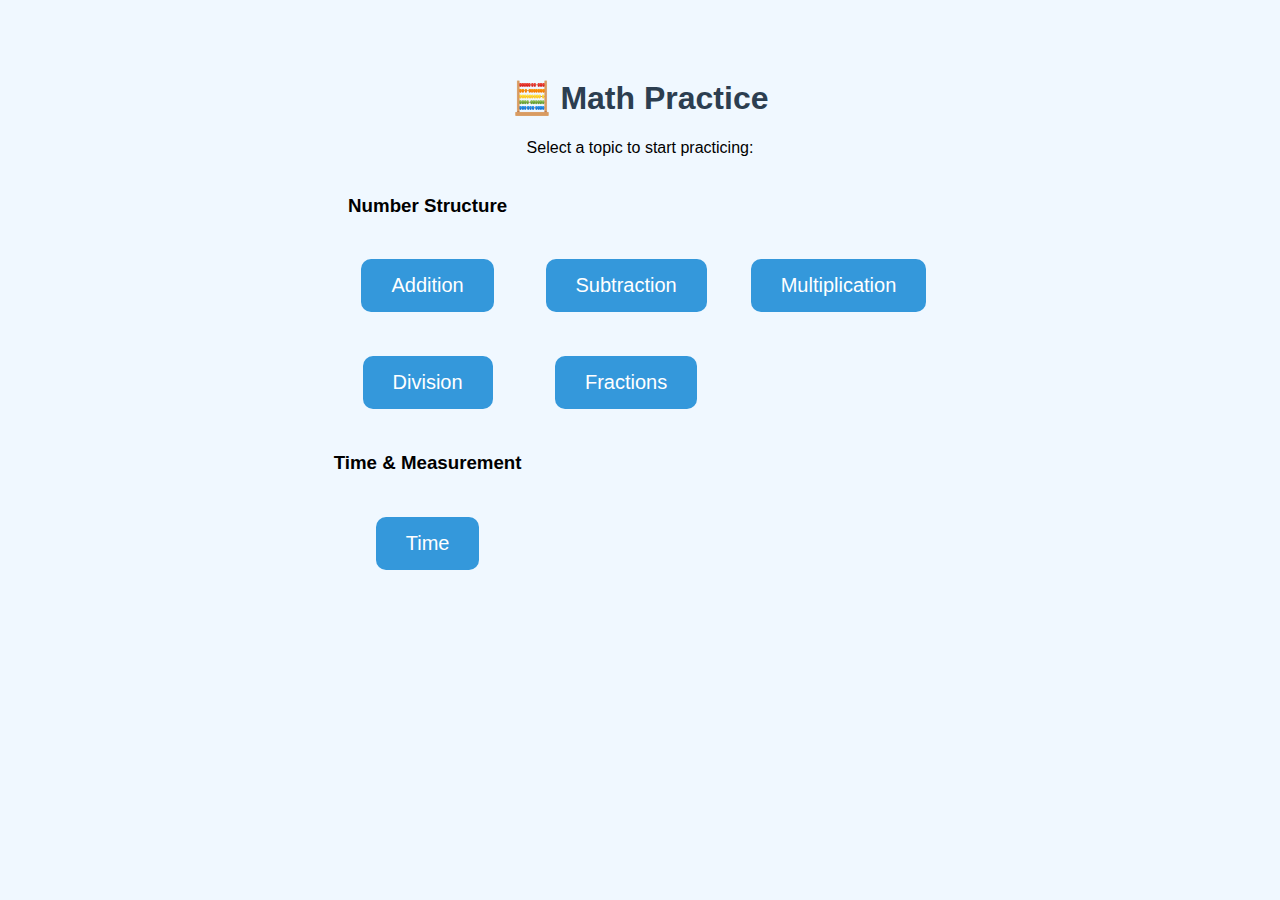
<file: index.html>
<!DOCTYPE html>
<html lang="en">
<head>
  <meta charset="UTF-8">
  <meta name="viewport" content="width=device-width, initial-scale=1.0">
  <title>Math Practice</title>
  <style>
    body { font-family: Arial, sans-serif; text-align: center; padding: 50px; background: #f0f8ff; }
    h1 { color: #2c3e50; }
    .btn {
      display: inline-block;
      margin: 20px;
      padding: 15px 30px;
      font-size: 20px;
      border: none;
      border-radius: 10px;
      cursor: pointer;
      background: #3498db;
      color: white;
      transition: 0.3s;
    }
    table { margin: 0 auto; } /* Add this line */
    .btn:hover { background: #2980b9; }
  </style>
</head>
<body>
  <h1>🧮 Math Practice</h1>
  <p>Select a topic to start practicing:</p>
  <table>
    <tr>
      <td><h3>Number Structure</h3></td>
    </tr>
    <tr>
      <td><button class="btn" onclick="location.href='addition.html'">Addition</button></td>
      <td><button class="btn" onclick="location.href='subtraction.html'">Subtraction</button></td>
      <td><button class="btn" onclick="location.href='multiplication.html'">Multiplication</button></td>
    </tr>
    <tr>
      <td><button class="btn" onclick="location.href='division.html'">Division</button></td>
      <td><button class="btn" onclick="location.href='fraction.html'">Fractions</button></td>
    </tr>
    <tr>
      <td><h3>Time & Measurement</h3></td>
    </tr>
    <tr>
      <td><button class="btn" onclick="location.href='time.html'">Time</button></td>
    </tr>
  </table>

</body>
</html>
</file>
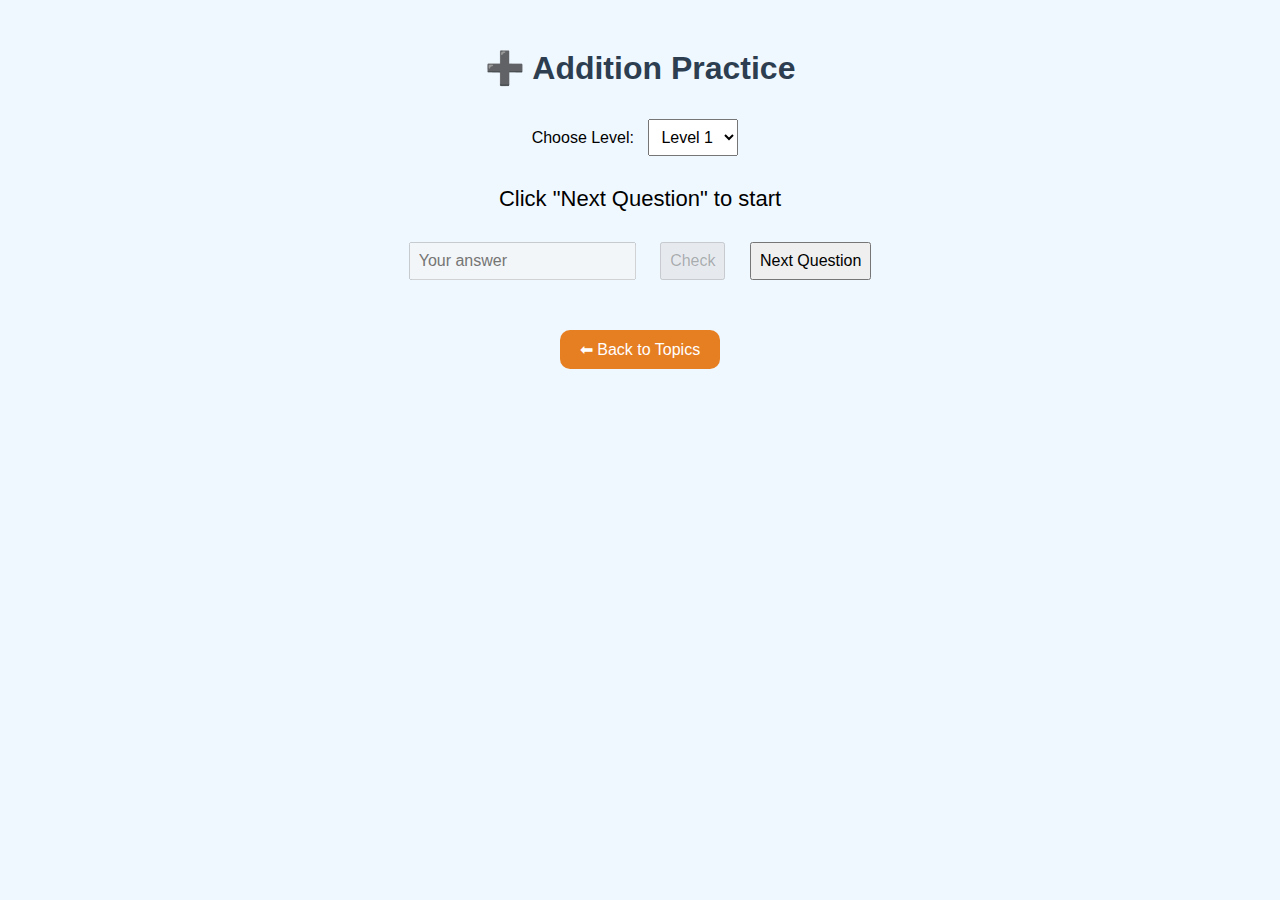
<file: addition.html>
<!DOCTYPE html>
<html lang="en">
<head>
  <meta charset="UTF-8">
  <meta name="viewport" content="width=device-width, initial-scale=1.0">
  <title>Addition Practice</title>
  <style>
    body { font-family: Arial, sans-serif; text-align: center; padding: 20px; background: #f0f8ff; }
    h1 { color: #2c3e50; }
    select, input, button { margin: 10px; padding: 8px; font-size: 16px; }
    #question { font-size: 22px; margin: 20px 0; }
    #feedback { font-size: 20px; font-weight: bold; }
    .correct { color: green; }
    .wrong { color: red; }
    .score { font-size: 18px; margin-top: 15px; }
    .final { font-size: 22px; color: #8e44ad; margin-top: 20px; font-weight: bold; }
    .back-btn { margin-top: 20px; background: #e67e22; color: white; border: none; padding: 10px 20px; cursor: pointer; border-radius: 10px; }
    .back-btn:hover { background: #d35400; }
  </style>
</head>
<body>
  <h1>➕ Addition Practice</h1>
  
  <label for="level">Choose Level:</label>
  <select id="level" onchange="setLevel()">
    <option value="1">Level 1</option>
    <option value="2">Level 2</option>
    <option value="3">Level 3</option>
    <option value="4">Level 4</option>
    <option value="5">Level 5</option>
    <option value="6">Level 6</option>
    <option value="7">Level 7</option>
    <option value="8">Level 8</option>
  </select>
  <div id="quizActive">
    <div id="question">Click "Next Question" to start</div>
    
    <input type="number" id="answer" placeholder="Your answer" disabled>
    <button onclick="checkAnswer()" disabled id="checkBtn">Check</button>
    <button onclick="nextQuestion()">Next Question</button>
  </div>
  <div id="feedback"></div>
  <div class="score" id="score"></div>
  <div class="final" id="finalScore"></div>
  <div id="timer" style="font-size:18px; margin-top:10px;"></div>
  <div id="points" style="font-size:20px; margin-top:10px; color:#16a085;"></div>
  <button class="back-btn" onclick="location.href='index.html'">⬅ Back to Topics</button>
  <script src="scripts.js"></script>
  <script>
    // ...existing code...
let num1, num2, correctAnswer;
let rangeMin = 1, rangeMax = 10;
let questionCount = 0, correctCount = 0, totalQuestions = 5;
let timerInterval, startTime, elapsedTime = 0;
let level = 0;

    function setLevel() {
      level = parseInt(document.getElementById('level').value);
      switch (level) {
        case 1: rangeMin = 1; rangeMax = 10; break;
        case 2: rangeMin = 1; rangeMax = 20; break;
        case 3: rangeMin = 1; rangeMax = 50; break;
        case 4: rangeMin = 1; rangeMax = 100; break;
        case 5: rangeMin = 1; rangeMax = 500; break;
        case 6: rangeMin = 1; rangeMax = 1000; break;
        case 7: rangeMin = 1; rangeMax = 5000; break;
        case 8: rangeMin = 1; rangeMax = 10000; break;
      }
      resetQuiz();
      nextQuestion();
    }

    function nextQuestion() {
      handleQuizProgress();
      num1 = Math.floor(Math.random() * (rangeMax - rangeMin + 1)) + rangeMin;
      num2 = Math.floor(Math.random() * (rangeMax - rangeMin + 1)) + rangeMin;
      correctAnswer = num1 + num2;

      document.getElementById('question').innerText = `Q${questionCount + 1}: What is ${num1} + ${num2}?`;
      document.getElementById('answer').value = "";
      document.getElementById('feedback').innerText = "";
      document.getElementById('answer').disabled = false;
      document.getElementById('checkBtn').disabled = false;
    }

    function checkAnswer() {
      let userAnswer = parseInt(document.getElementById('answer').value);
      let feedback = document.getElementById('feedback');

      if (userAnswer === correctAnswer) {
        feedback.innerText = "✅ Correct!";
        feedback.className = "correct";
        correctCount++;
      } else {
        feedback.innerText = `❌ Wrong. Correct answer is ${correctAnswer}`;
        feedback.className = "wrong";
      }

      questionCount++;
      document.getElementById('score').innerText = `Score: ${correctCount}/${questionCount}`;
      document.getElementById('answer').disabled = true;
      document.getElementById('checkBtn').disabled = true;
    }
  </script>
</body>
</html>
</file>
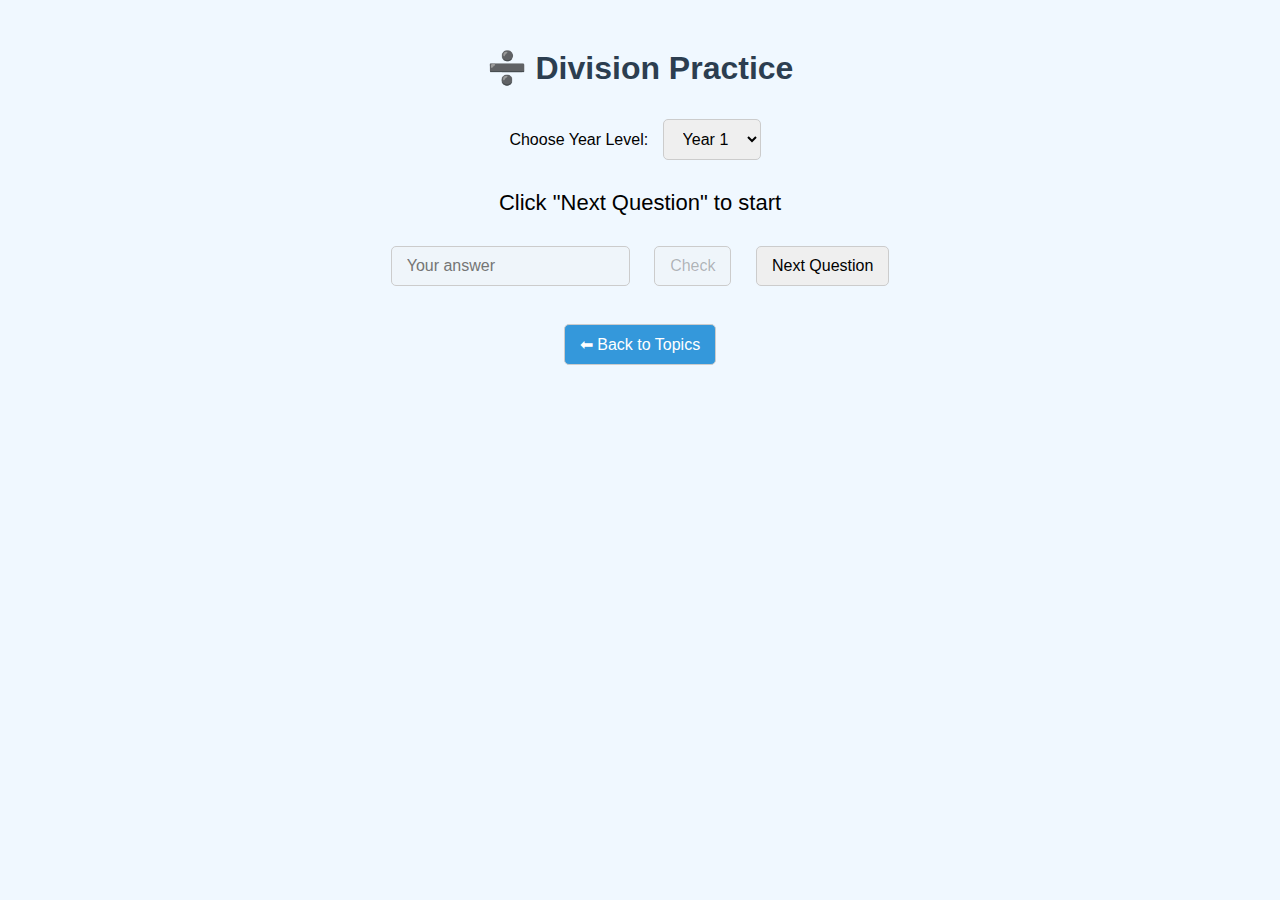
<file: division.html>
<!DOCTYPE html>
<html lang="en">
<head>
  <meta charset="UTF-8">
  <meta name="viewport" content="width=device-width, initial-scale=1.0">
  <title>Division Practice</title>
  <link rel="stylesheet" href="style.css">
</head>
<body>
  <h1>➗ Division Practice</h1>

  <label for="level">Choose Year Level:</label>
  <select id="level" onchange="setLevel()">
    <option value="1">Year 1</option>
    <option value="2">Year 2</option>
    <option value="3">Year 3</option>
    <option value="4">Year 4</option>
    <option value="5">Year 5</option>
    <option value="6">Year 6</option>
    <option value="7">Year 7</option>
    <option value="8">Year 8</option>
  </select>

  <div id="question">Click "Next Question" to start</div>

  <input type="number" id="answer" placeholder="Your answer" disabled>
  <button onclick="checkAnswer()" disabled id="checkBtn">Check</button>
  <button onclick="nextQuestion()">Next Question</button>

  <div id="feedback"></div>
  <div class="score" id="score"></div>
  <div class="final" id="finalScore"></div>

  <br>
  <a href="index.html" class="back-btn">⬅ Back to Topics</a>

  <script>
    let num1, num2, correctAnswer;
    let rangeMin = 1, rangeMax = 10;
    let allowedDividers = [1, 10];
    let questionCount = 0, correctCount = 0, totalQuestions = 5;

    const levelRanges = {
      1: [1, 10],
      2: [1, 20],
      3: [10, 50],
      4: [20, 100],
      5: [50, 200],
      6: [100, 500],
      7: [200, 1000],
      8: [500, 5000]
    };

    function setLevel() {
      let level = parseInt(document.getElementById('level').value);
      switch (level) {
        case 1:
          rangeMin = 1; rangeMax = 10;
          allowedMultipliers = [1, 10];
          break;
        case 2:
          rangeMin = 1; rangeMax = 20;
          allowedMultipliers = [1, 10, 100];
          break;
        case 3:
          rangeMin = 1; rangeMax = 50;
          allowedMultipliers = [1, 10, 100, 3, 5];
          break;
        case 4:
          rangeMin = 1; rangeMax = 100;
          allowedMultipliers = [1, 10, 100, 3, 5, 4, 6];
          break;
        case 5:
          rangeMin = 1; rangeMax = 500;
          allowedMultipliers = [1, 10, 100, 3, 5, 4, 6, 7, 8];
          break;
        case 6:
          rangeMin = 1; rangeMax = 1000;
          allowedMultipliers = [1, 10, 100, 3, 5, 4, 6, 7, 8, 9];
          break;
        case 7:
          rangeMin = 1; rangeMax = 5000;
          allowedMultipliers = [1, 10, 100, 3, 5, 4, 6, 7, 8, 9, 11];
          break;
        case 8:
          rangeMin = 1; rangeMax = 10000;
          allowedMultipliers = [1, 10, 100, 3, 5, 4, 6, 7, 8, 9, 11, 12];
          break;
      }
      resetQuiz();
      nextQuestion();
    }

    function resetQuiz() {
      questionCount = 0;
      correctCount = 0;
      document.getElementById('score').innerText = "";
      document.getElementById('finalScore').innerText = "";
    }

    function nextQuestion() {
      if (questionCount >= totalQuestions) {
        document.getElementById('finalScore').innerText =
          `🎉 Quiz Finished! You got ${correctCount} out of ${totalQuestions} correct.`;
        document.getElementById('answer').disabled = true;
        document.getElementById('checkBtn').disabled = true;
        return;
      }

      // Generate clean division: num1 = num2 * multiplier
      num2 = allowedDividers[Math.floor(Math.random() * allowedDividers.length)];

      let multiplier = Math.floor(Math.random() * (rangeMax - rangeMin + 1)) + rangeMin;
      num1 = num2 * multiplier;
      correctAnswer = num1 / num2;

      document.getElementById('question').innerText = `Q${questionCount + 1}: What is ${num1} ÷ ${num2}?`;
      document.getElementById('answer').value = "";
      document.getElementById('feedback').innerText = "";
      document.getElementById('answer').disabled = false;
      document.getElementById('checkBtn').disabled = false;
    }

    function checkAnswer() {
      let userAnswer = parseInt(document.getElementById('answer').value);
      let feedback = document.getElementById('feedback');

      if (userAnswer === correctAnswer) {
        feedback.innerText = "✅ Correct!";
        feedback.className = "correct";
        correctCount++;
      } else {
        feedback.innerText = `❌ Wrong. Correct answer is ${correctAnswer}`;
        feedback.className = "wrong";
      }

      questionCount++;
      document.getElementById('score').innerText = `Score: ${correctCount}/${questionCount}`;
      document.getElementById('answer').disabled = true;
      document.getElementById('checkBtn').disabled = true;
    }
  </script>
</body>
</html>
</file>
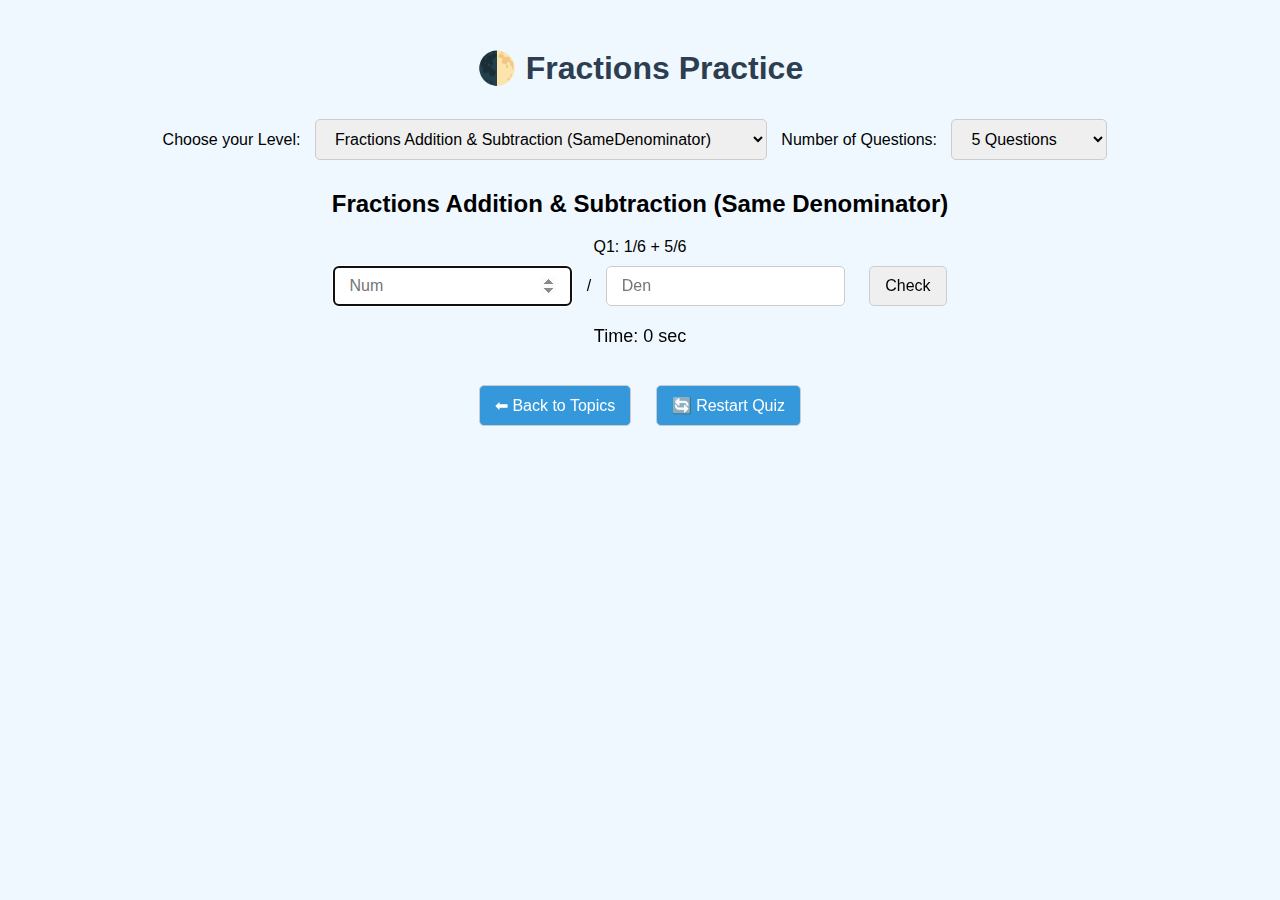
<file: fraction.html>
<!DOCTYPE html>
<html lang="en">
<head>
<meta charset="UTF-8">
<meta name="viewport" content="width=device-width, initial-scale=1.0">
<title>Fractions Practice</title>
<link rel="stylesheet" href="style.css">
</head>
<body>

<h1>🌓 Fractions Practice</h1>
<label for="level">Choose your Level:</label>
<select id="level" onchange="showFractionSection()">
    <option value="3">Fractions Addition & Subtraction (SameDenominator)</option>
    <option value="4">Whole Numbers and fractions Addition & Subtraction</option>
    <option value="5">Fraction Word Problems</option>
    <option value="6">Fractions Addition & Subtraction (Different Denominator)</option>
    <option value="7">Fractions Multiplication & Division</option>
    <option value="8">Percentage</option>
</select>

<label for="questionCount">Number of Questions:</label>
<select id="questionCount" onchange="setQuestionCount()">
    <option value="5">5 Questions</option>
    <option value="10">10 Questions</option>
    <option value="20">20 Questions</option>
    <option value="50">50 Questions</option>
    <option value="100">100 Questions</option>
</select>
<div id="quizActive">
    <!-- Level 3 Section -->
    <div class="section" id="level3">
        <h2>Fractions Addition & Subtraction (Same Denominator)</h2>
        <div id="y3-question">Click "Start" to begin the quiz</div>
        <input type="number" id="y3-numerator" placeholder="Num"> /
        <input type="number" id="y3-denominator" placeholder="Den">
        <button onclick="toggleAction()" id="actionBtn3">Start</button>
        <div class="result" id="y3-result"></div>
    </div>

    <!-- Level 4 Section -->
    <div class="section" id="level4">
        <h2>Whole Numbers Addition & Subtraction</h2>
        <div id="y4-question">Click "Start" to begin the quiz</div>
        <input type="number" id="y4-numerator" placeholder="Num"> /
        <input type="number" id="y4-denominator" placeholder="Den">
        <button onclick="toggleAction()" id="actionBtn4">Start</button>
        <div class="result" id="y4-result"></div>
    </div>

    <!-- Level 5 Section -->
    <div class="section" id="level5">
        <h2>fraction word problems</h2>
        <div id="wordProblemQuestion">Click "Start" to begin the quiz</div>
        <input type="number" id="wordProbNumerator" placeholder="Num"> 
        <button onclick="toggleAction()" id="actionBtn5">Start</button>
        <div class="result" id="wordProblemResult"></div>
    </div>

    <!-- Level 6 Section -->
    <div class="section" id="level6">
        <h2>Fractions Addition & Subtraction (Different Denominator)</h2>
        <div id="y5-question">Click "Start" to begin the quiz</div>
        <input type="number" id="y5-numerator" placeholder="Num"> /
        <input type="number" id="y5-denominator" placeholder="Den">
        <button onclick="toggleAction()" id="actionBtn6">Start</button>
        <div class="result" id="y5-result"></div>
    </div>

    <!-- Level 7 Section -->
    <div class="section" id="level7">
        <h2>Fractions Multiplication & Division</h2>
        <div id="y6-question">Click "Start" to begin the quiz</div>
        <input type="number" id="y6-numerator" placeholder="Num"> /
        <input type="number" id="y6-denominator" placeholder="Den">
        <button onclick="toggleAction()" id="actionBtn7">Start</button>
        <div class="result" id="y6-result"></div>
    </div>

    <!-- Level 8 section -->
    <div class="section" id="level8">
        <h2>Percentage</h2>
        <div id="y7-question">Click "Start" to begin the quiz</div>
        <input type="number" id="y7-numerator" placeholder="Num">
        <button onclick="toggleAction()" id="actionBtn8">Start</button>
        <div class="result" id="y7-result"></div>
    </div>
</div>
<div id="feedback"></div>
  <div class="score" id="score"></div>
  <div class="final" id="finalScore"></div>
  <div id="timer" style="font-size:18px; margin-top:10px;"></div>
  <div id="points" style="font-size:20px; margin-top:10px; color:#16a085;"></div>
  
  <br>
  <a href="index.html" class="back-btn">⬅ Back to Topics</a>
  <button class="back-btn" onclick="restartQuiz()">🔄 Restart Quiz</button>

<script src="scripts.js"></script>
<script>
    let questionCount = 0, correctCount = 0, totalQuestions = 5;
    let timerInterval, elapsedTime = 0;
    let level = 0;
    let isAnswerChecked = false; // Track if current answer has been checked
    let isQuizStarted = false; // Track if quiz has been started

function showFractionSection() {
    resetQuiz();
    level = document.getElementById('level').value;
    document.getElementById('level3').style.display = level === '3' ? 'block' : 'none';
    document.getElementById('level4').style.display = level === '4' ? 'block' : 'none';  
    document.getElementById('level5').style.display = level === '5' ? 'block' : 'none';
    document.getElementById('level6').style.display = level === '6' ? 'block' : 'none';
    document.getElementById('level7').style.display = level === '7' ? 'block' : 'none';
    document.getElementById('level8').style.display = level === '8' ? 'block' : 'none';
}

function setQuestionCount() {
    totalQuestions = parseInt(document.getElementById('questionCount').value);
    resetQuiz();
    startQuiz();
    //resetToStartState();
}

// function resetToStartState() {
//     const level = document.getElementById('level').value;
//     const actionBtn = document.getElementById('actionBtn');
    
//     // Reset all input fields
//     document.querySelectorAll('input[type="number"]').forEach(input => {
//         input.value = '';
//         input.disabled = true;
//     });
    
//     // Reset all question displays
//     document.querySelectorAll('[id$="-question"]').forEach(question => {
//         question.innerText = 'Click "Start" to begin the quiz';
//     });
    
//     // Reset all result displays
//     document.querySelectorAll('.result').forEach(result => {
//         result.innerText = '';
//     });
    
//     // Reset action button
//     if (actionBtn) {
//         actionBtn.innerText = 'Start';
//         actionBtn.disabled = false;
//     }
    
//     isAnswerChecked = false;
//     isQuizStarted = false;
    
//     // Focus the button so Enter key works
//     if (actionBtn) {
//         actionBtn.focus();
//     }
// }

function restartQuiz() {
    // Reset all quiz variables
    questionCount = 0;
    correctCount = 0;
    isAnswerChecked = false;
    isQuizStarted = false;
    
    // Reset the quiz using the existing resetQuiz function from scripts.js
    resetQuiz();
    startQuiz();
    
    // Reset to start state
    //resetToStartState();
    
    // Show quiz area if it was hidden
    document.getElementById('quizActive').style.display = 'block';
}

function startQuiz() {
    isQuizStarted = true;
    const level = document.getElementById('level').value;
    
    // Enable inputs for current level
    if (level === '3') {
        document.getElementById('y3-numerator').disabled = false;
        document.getElementById('y3-denominator').disabled = false;
        generateFractionAddSub();
    } else if (level === '4') {
        document.getElementById('y4-numerator').disabled = false;
        document.getElementById('y4-denominator').disabled = false;
        generateFractionAndWhole();
    } else if (level === '5') {
        document.getElementById('wordProbNumerator').disabled = false;
        generateFractionWorkProblems();
    } else if (level === '6') {
        document.getElementById('y5-numerator').disabled = false;
        document.getElementById('y5-denominator').disabled = false;
        generateFractionAddSubComplex();
    } else if (level === '7') {
        document.getElementById('y6-numerator').disabled = false;
        document.getElementById('y6-denominator').disabled = false;
        generateFractionMultiplyDivision();
    } else if (level === '8') {
        document.getElementById('y7-numerator').disabled = false;
        generatePercentage();
    }
}

function toggleAction() {
    if (isAnswerChecked) {
        console.log("Next question");
        const level = document.getElementById('level').value;
        if (level === '3') {
            generateFractionAddSub();
        } else if (level === '4') {
            generateFractionAndWhole();
        } else if (level === '5') {
            generateFractionWorkProblems();
        } else if (level === '6') {
            generateFractionAddSubComplex();
        } else if (level === '7') {
            generateFractionMultiplyDivision();
        } else if (level === '8') {
            generatePercentage();
        }
    } else {
        console.log("Check answer");
        // Check current answer
        const level = document.getElementById('level').value;
        if (level === '3') {
            checkFractionAddSub();
        } else if (level === '4') {
            checkFractionAndWhole();
        } else if (level === '5') {
            checkFractionWorkProblems();
        } else if (level === '6') {
            checkFractionAddSubComplex();
        } else if (level === '7') {
            checkFractionMultiplyDivision();
        } else if (level === '8') {
            checkPercentage();
        }
    }
}

function handleEnterKey(event) {
    if (event.key === 'Enter') {
        event.preventDefault();
        const actionBtn = document.getElementById('actionBtn');
        if (actionBtn && !actionBtn.disabled) {
            toggleAction();
        }
    }
}

// Add global key listener when page loads
document.addEventListener('keydown', handleEnterKey);

// Focus the button when page loads so Enter key works immediately
document.addEventListener('DOMContentLoaded', function() {
    const actionBtn = document.getElementById('actionBtn');
    if (actionBtn) {
        actionBtn.focus();
    }
});

// Show only Level 3 by default
showFractionSection();

// Utility function to generate random number
function randInt(min, max) {
    return Math.floor(Math.random() * (max - min + 1)) + min;
}

// Fractions Addition & Subtraction (SameDenominator) Questions (Same Denominator)
let y3 = {};
function generateFractionAddSub() {
    // Only start timer on first question
    // if (questionCount === 0) {
    //     startTimer();
    // }
    
    handleQuizProgress();
    let denom = randInt(2, 10);
    let a = randInt(1, denom-1);
    let b = randInt(1, denom-1);
    y3 = {a, b, denom};
    let op = Math.random() < 0.5 ? '+' : '-';
    y3.op = op;
    document.getElementById('y3-question').innerText = `Q${questionCount + 1}: ${a}/${denom} ${op} ${b}/${denom}`;
    document.getElementById('y3-result').innerText = '';
    document.getElementById('feedback').innerText = "";
    
    // Reset button state
    document.getElementById('actionBtn3').innerText = "Check";
    document.getElementById('actionBtn3').disabled = false;
    isAnswerChecked = false;
    
    // Enable inputs
    document.getElementById('y3-numerator').disabled = false;
    document.getElementById('y3-denominator').disabled = false;
    
    // Focus on first input
    setTimeout(() => {
        document.getElementById('y3-numerator').focus();
    }, 10);
}
function checkFractionAddSub() {
    document.getElementById('y3-numerator').disabled = true;
    document.getElementById('y3-denominator').disabled = true;
    let num = parseInt(document.getElementById('y3-numerator').value);
    let den = parseInt(document.getElementById('y3-denominator').value);
    let correct = y3.op === '+' ? y3.a + y3.b : y3.a - y3.b;
    let feedback = document.getElementById('feedback');
    
    if (num  * y3.denom === correct * den) {
        feedback.innerText = "✅ Correct!";
        feedback.className = "correct";
        correctCount++;
    } else {
        feedback.innerText = `❌ Wrong. Correct answer is ${correct}/${y3.denom}`;
        feedback.className = "wrong";
    }
    questionCount++;
    document.getElementById('score').innerText = `Score: ${correctCount}/${questionCount}`;
    
    // Update button state
    document.getElementById('actionBtn3').innerText = "Next Question";
    isAnswerChecked = true;
    
    // Disable inputs
    document.getElementById('y3-numerator').disabled = true;
    document.getElementById('y3-denominator').disabled = true;
    
    // Check if quiz is complete
    if (questionCount >= totalQuestions) {
        let timeUsed = elapsedTime || 1;
        let level = parseInt(document.getElementById('level').value, 10);
        let points = Math.round((correctCount / timeUsed) * 100 * Math.sqrt(level));
        stopTimer();
        document.getElementById('actionBtn3').disabled = true;
        document.getElementById('finalScore').innerText = 
          `🎉 Quiz Finished! You got ${correctCount} out of ${totalQuestions} correct.`;
        document.getElementById('points').innerText = `Points: ${points}`;
        document.getElementById('quizActive').style.display = 'none';
        
        setTimeout(() => {
          if (points >= 50) { // Minimum threshold for any certificate
            showCertificate(points, correctCount, totalQuestions, level, elapsedTime);
          }
        }, 1000); // Small delay to let the final score display first
    }
}

// Addition/ subtraction with whole numbers
let y4 = {};
function generateFractionAndWhole() {
    handleQuizProgress();
    let a = randInt(1, 4);
    let b = randInt(1, 7);
    let c = randInt(b, 10);
    y4 = {a, b, c};
    let op = Math.random() < 0.5 ? '+' : '-';
    y4.op = op;
    document.getElementById('y4-question').innerText = `Question: ${a} ${op} ${b}/${c}`;
    document.getElementById('y4-result').innerText = '';
    document.getElementById('feedback').innerText = "";
    // Reset button state
    document.getElementById('actionBtn4').innerText = "Check";
    document.getElementById('actionBtn4').disabled = false;
    isAnswerChecked = false;
    // Enable inputs
    document.getElementById('y4-numerator').disabled = false;
    document.getElementById('y4-denominator').disabled = false;
}
function checkFractionAndWhole() {
    document.getElementById('y4-numerator').disabled = true;
    document.getElementById('y4-denominator').disabled = true;
    let num = parseInt(document.getElementById('y4-numerator').value);
    let den = parseInt(document.getElementById('y4-denominator').value);
    let correctNum = y4.op === '+' ? y4.a * y4.c + y4.b : y4.a * y4.c - y4.b;
    let correctDen = y4.c;
    let feedback = document.getElementById('feedback');

    // Accept equivalent fractions
    if (num * correctDen === correctNum * den) {
        feedback.innerText = "✅ Correct!";
        feedback.className = "correct";
        correctCount++;
    } else {
        feedback.innerText = `❌ Wrong. Correct answer is ${correctNum}/${correctDen}`;
        feedback.className = "wrong";
    }
    questionCount++;
    document.getElementById('score').innerText = `Score: ${correctCount}/${questionCount}`;
    document.getElementById('actionBtn4').innerText = "Next Question";
    isAnswerChecked = true;

    // Check if quiz is complete
    if (questionCount >= totalQuestions) {
        let timeUsed = elapsedTime || 1;
        let level = parseInt(document.getElementById('level').value, 10);
        let points = Math.round((correctCount / timeUsed) * 100 * Math.sqrt(level));
        stopTimer();
        document.getElementById('actionBtn3').disabled = true;
        document.getElementById('finalScore').innerText = 
          `🎉 Quiz Finished! You got ${correctCount} out of ${totalQuestions} correct.`;
        document.getElementById('points').innerText = `Points: ${points}`;
        document.getElementById('quizActive').style.display = 'none';
        
        setTimeout(() => {
          if (points >= 50) { // Minimum threshold for any certificate
            showCertificate(points, correctCount, totalQuestions, level, elapsedTime);
          }
        }, 1000); // Small delay to let the final score display first
    }
}

// fraction word problems
let wordProblem = {};
function generateFractionWorkProblems() {
    handleQuizProgress();
    let a = randInt(1, 5);
    let b = randInt(1, 4);
    let c = b * randInt(1, 10);
    wordProblem = {a, b, c};
    document.getElementById('wordProblemQuestion').innerText = `Question: What is ${a}/${b} of ${c}?`;
    document.getElementById('wordProblemResult').innerText = '';
    document.getElementById('feedback').innerText = "";
    // Reset button state
    document.getElementById('actionBtn5').innerText = "Check";
    document.getElementById('actionBtn5').disabled = false;
    isAnswerChecked = false;
    // Enable inputs
    document.getElementById('wordProbNumerator').disabled = false;
}
function checkFractionWorkProblems() {
    document.getElementById('wordProbNumerator').disabled = true;
    let num = parseInt(document.getElementById('wordProbNumerator').value);
    let correctNum = wordProblem.a * (wordProblem.c / wordProblem.b);
    let feedback = document.getElementById('feedback');

    // Accept equivalent fractions
    if (num === correctNum) {
        feedback.innerText = "✅ Correct!";
        feedback.className = "correct";
        correctCount++;
    } else {
        feedback.innerText = `❌ Wrong. Correct answer is ${correctNum}`;
        feedback.className = "wrong";
    }
    questionCount++;
    document.getElementById('score').innerText = `Score: ${correctCount}/${questionCount}`;
    document.getElementById('actionBtn5').innerText = "Next Question";
    isAnswerChecked = true;
    // Check if quiz is complete
    if (questionCount >= totalQuestions) {
        let timeUsed = elapsedTime || 1;
        let level = parseInt(document.getElementById('level').value, 10);
        let points = Math.round((correctCount / timeUsed) * 100 * Math.sqrt(level));
        stopTimer();
        document.getElementById('actionBtn3').disabled = true;
        document.getElementById('finalScore').innerText = 
          `🎉 Quiz Finished! You got ${correctCount} out of ${totalQuestions} correct.`;
        document.getElementById('points').innerText = `Points: ${points}`;
        document.getElementById('quizActive').style.display = 'none';
        
        setTimeout(() => {
          if (points >= 50) { // Minimum threshold for any certificate
            showCertificate(points, correctCount, totalQuestions, level, elapsedTime);
          }
        }, 1000); // Small delay to let the final score display first
    }
}

// Fractions Addition & Subtraction (Different Denominator) Questions (Different Denominator)
let y5 = {};
function generateFractionAddSubComplex() {
    handleQuizProgress();
    let denom1 = randInt(2, 10);
    let denom2 = randInt(2, 10);
    let a = randInt(1, denom1-1);
    let b = randInt(1, denom2-1);
    y5 = {a, b, denom1, denom2};
    let op = Math.random() < 0.5 ? '+' : '-';
    y5.op = op;
    document.getElementById('y5-question').innerText = `Question: ${a}/${denom1} ${op} ${b}/${denom2}`;
    document.getElementById('y5-result').innerText = '';
    document.getElementById('feedback').innerText = "";
    // Reset button state
    document.getElementById('actionBtn6').innerText = "Check";
    document.getElementById('actionBtn6').disabled = false;
    isAnswerChecked = false;
    // Enable inputs
    document.getElementById('y5-numerator').disabled = false;
    document.getElementById('y5-denominator').disabled = false;
}
function checkFractionAddSubComplex() {
    document.getElementById('y5-numerator').disabled = true;
    document.getElementById('y5-denominator').disabled = true;
    let num = parseInt(document.getElementById('y5-numerator').value);
    let den = parseInt(document.getElementById('y5-denominator').value);
    let lcm = y5.denom1 * y5.denom2 / gcd(y5.denom1, y5.denom2);
    let a = y5.a * (lcm / y5.denom1);
    let b = y5.b * (lcm / y5.denom2);
    let correctNum = y5.op === '+' ? a + b : a - b;
    let correctDen = lcm;
    let feedback = document.getElementById('feedback');

    // Accept equivalent fractions
    if (num * correctDen === correctNum * den) {
       feedback.innerText = "✅ Correct!";
        feedback.className = "correct";
        correctCount++;
    } else {
        feedback.innerText = `❌ Wrong. Correct answer is ${correctNum}/${correctDen}`;
        feedback.className = "wrong";
    }
    questionCount++;
    document.getElementById('score').innerText = `Score: ${correctCount}/${questionCount}`;
    document.getElementById('actionBtn6').innerText = "Next Question";
    isAnswerChecked = true;
    // Check if quiz is complete
    if (questionCount >= totalQuestions) {
        let timeUsed = elapsedTime || 1;
        let level = parseInt(document.getElementById('level').value, 10);
        let points = Math.round((correctCount / timeUsed) * 100 * Math.sqrt(level));
        stopTimer();
        document.getElementById('actionBtn3').disabled = true;
        document.getElementById('finalScore').innerText = 
          `🎉 Quiz Finished! You got ${correctCount} out of ${totalQuestions} correct.`;
        document.getElementById('points').innerText = `Points: ${points}`;
        document.getElementById('quizActive').style.display = 'none';
        
        setTimeout(() => {
          if (points >= 50) { // Minimum threshold for any certificate
            showCertificate(points, correctCount, totalQuestions, level, elapsedTime);
          }
        }, 1000); // Small delay to let the final score display first
    }
}

// Fractions Multiplication & Division Questions (Multiplication & Division)
let y6 = {};
function generateFractionMultiplyDivision() {
    handleQuizProgress();
    let denom1 = randInt(2, 10);
    let denom2 = randInt(2, 10);
    let a = randInt(1, denom1-1);
    let b = randInt(1, denom2-1);
    let op = Math.random() < 0.5 ? '×' : '÷';
    y6 = {a, b, denom1, denom2, op};
    document.getElementById('y6-question').innerText = `Question: ${a}/${denom1} ${op} ${b}/${denom2}`;
    document.getElementById('y6-result').innerText = '';
    document.getElementById('feedback').innerText = "";
    // Reset button state
    document.getElementById('actionBtn7').innerText = "Check";
    document.getElementById('actionBtn7').disabled = false;
    isAnswerChecked = false;
    // Enable inputs
    document.getElementById('y6-numerator').disabled = false;
    document.getElementById('y6-denominator').disabled = false;
}
function checkFractionMultiplyDivision() {
    document.getElementById('y6-numerator').disabled = true;
    document.getElementById('y6-denominator').disabled = true;
    let num = parseInt(document.getElementById('y6-numerator').value);
    let den = parseInt(document.getElementById('y6-denominator').value);
    let correctNum, correctDen;
    if (y6.op === '×') {
        correctNum = y6.a * y6.b;
        correctDen = y6.denom1 * y6.denom2;
    } else {
        correctNum = y6.a * y6.denom2;
        correctDen = y6.denom1 * y6.b;
    }
    if (num * correctDen === correctNum * den) {
        feedback.innerText = "✅ Correct!";
        feedback.className = "correct";
        correctCount++;
      } else {
        feedback.innerText = `❌ Wrong. Correct answer is ${correctNum}/${correctDen}`;
        feedback.className = "wrong";
    }
    questionCount++;
    document.getElementById('score').innerText = `Score: ${correctCount}/${questionCount}`;
    document.getElementById('actionBtn7').innerText = "Next Question";
    isAnswerChecked = true;
    // Check if quiz is complete
    if (questionCount >= totalQuestions) {
        let timeUsed = elapsedTime || 1;
        let level = parseInt(document.getElementById('level').value, 10);
        let points = Math.round((correctCount / timeUsed) * 100 * Math.sqrt(level));
        stopTimer();
        document.getElementById('actionBtn3').disabled = true;
        document.getElementById('finalScore').innerText = 
          `🎉 Quiz Finished! You got ${correctCount} out of ${totalQuestions} correct.`;
        document.getElementById('points').innerText = `Points: ${points}`;
        document.getElementById('quizActive').style.display = 'none';
        
        setTimeout(() => {
          if (points >= 50) { // Minimum threshold for any certificate
            showCertificate(points, correctCount, totalQuestions, level, elapsedTime);
          }
        }, 1000); // Small delay to let the final score display first
    }
}

function generatePercentage() {
    handleQuizProgress();
    let percent = randInt(1, 10) * 10;
    let random = randInt(1, 10);
    let base = random * percent;
    y7 = {percent, base};
    document.getElementById('y7-question').innerText = `Question: What is ${percent}% of ${base}?`;
    document.getElementById('y7-result').innerText = '';
    document.getElementById('feedback').innerText = "";
    // Reset button state
    document.getElementById('actionBtn8').innerText = "Check";
    document.getElementById('actionBtn8').disabled = false;
    isAnswerChecked = false;
    // Enable inputs
    document.getElementById('y7-numerator').disabled = false;
}

function checkPercentage() {
    document.getElementById('y7-numerator').disabled = true;
    let userAnswer = parseInt(document.getElementById('y7-numerator').value);
    let correctAnswer = Math.round(y7.percent / 100 * y7.base);
    if (userAnswer === correctAnswer) {
        feedback.innerText = "✅ Correct!";
        feedback.className = "correct";
        correctCount++;
      } else {
        feedback.innerText = `❌ Wrong. Correct answer is ${correctAnswer}`;
        feedback.className = "wrong";
    }
    questionCount++;
    document.getElementById('score').innerText = `Score: ${correctCount}/${questionCount}`;
    document.getElementById('actionBtn8').innerText = "Next Question";
    isAnswerChecked = true;
    // Check if quiz is complete
    if (questionCount >= totalQuestions) {
        let timeUsed = elapsedTime || 1;
        let level = parseInt(document.getElementById('level').value, 10);
        let points = Math.round((correctCount / timeUsed) * 100 * Math.sqrt(level));
        stopTimer();
        document.getElementById('actionBtn3').disabled = true;
        document.getElementById('finalScore').innerText = 
          `🎉 Quiz Finished! You got ${correctCount} out of ${totalQuestions} correct.`;
        document.getElementById('points').innerText = `Points: ${points}`;
        document.getElementById('quizActive').style.display = 'none';
        
        setTimeout(() => {
          if (points >= 50) { // Minimum threshold for any certificate
            showCertificate(points, correctCount, totalQuestions, level, elapsedTime);
          }
        }, 1000); // Small delay to let the final score display first
    }
}

// Greatest Common Divisor
function gcd(a,b) {
    while(b!==0){
        let t=b;
        b=a%b;
        a=t;
    }
    return a;
}

// Generate initial questions
generateFractionAddSub();
generateFractionAndWhole();
generateFractionWorkProblems();
generateFractionAddSubComplex();
generateFractionMultiplyDivision();
generatePercentage();
</script>

</body>
</html>
</file>
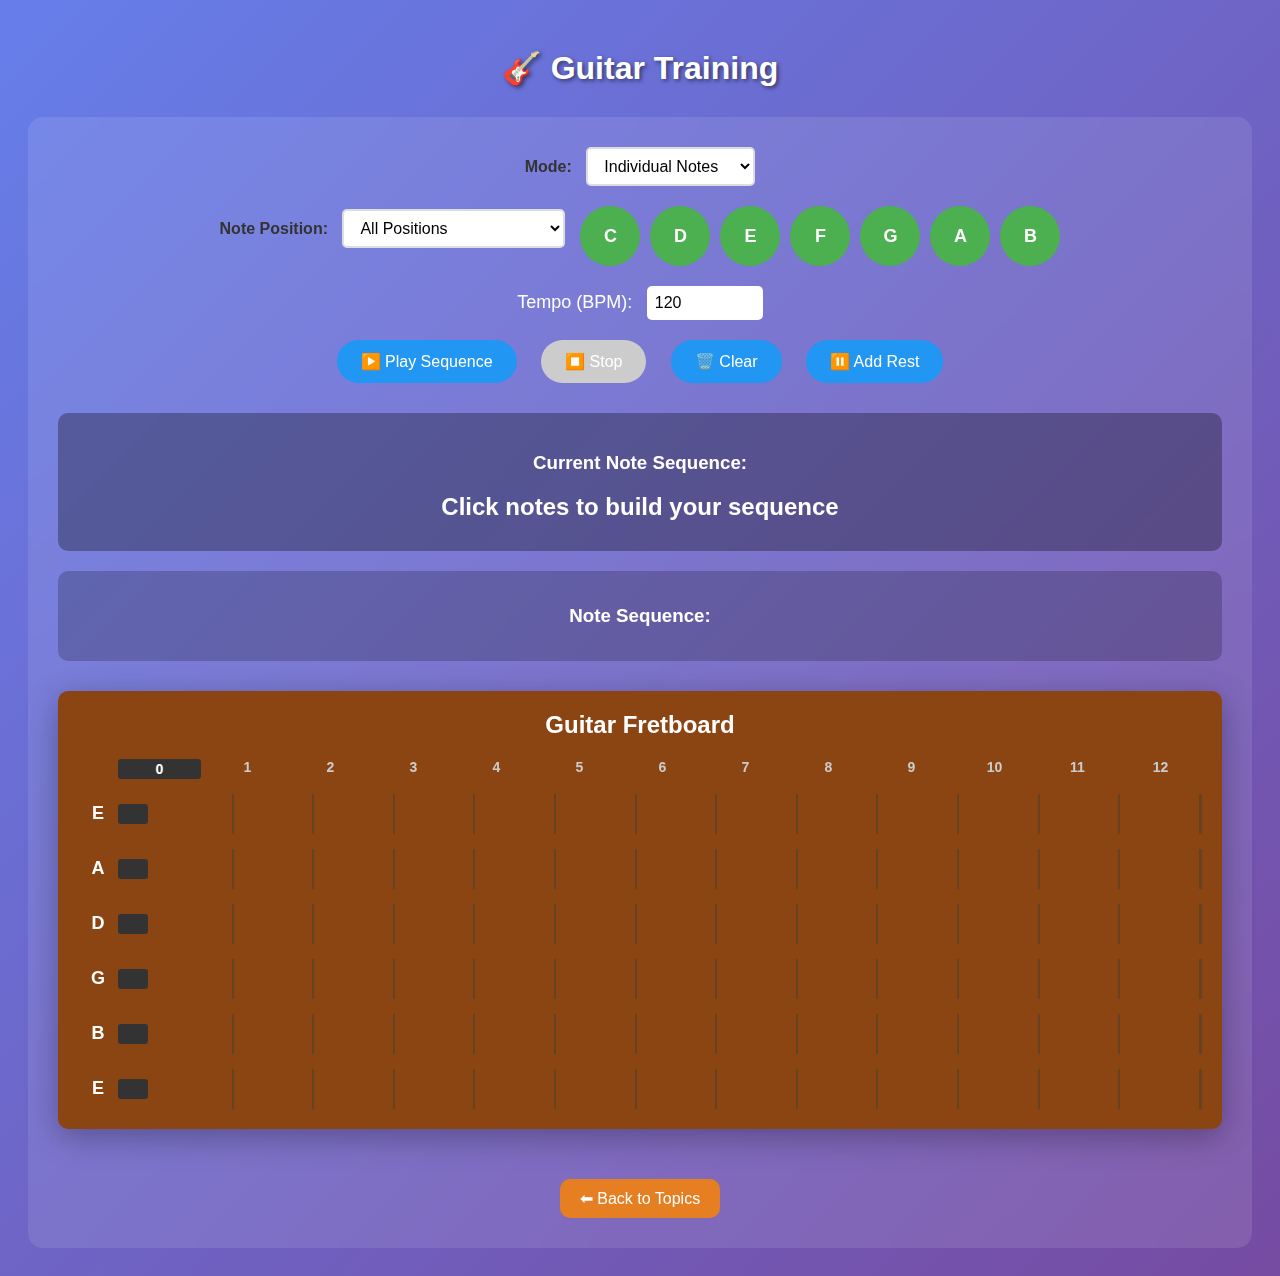
<file: guitar.html>
<!DOCTYPE html>
<html lang="en">
<head>
  <meta charset="UTF-8">
  <meta name="viewport" content="width=device-width, initial-scale=1.0">
  <title>Guitar Training</title>
  <style>
    body { 
      font-family: Arial, sans-serif; 
      text-align: center; 
      padding: 20px; 
      background: linear-gradient(135deg, #667eea 0%, #764ba2 100%);
      color: white;
      min-height: 100vh;
    }
    
    h1 { 
      color: #fff; 
      text-shadow: 2px 2px 4px rgba(0,0,0,0.5);
      margin-bottom: 30px;
    }
    
    .container {
      max-width: 1200px;
      margin: 0 auto;
      background: rgba(255,255,255,0.1);
      border-radius: 15px;
      padding: 30px;
      backdrop-filter: blur(10px);
    }
    
    .controls {
      margin-bottom: 30px;
    }
    
    .note-input {
      display: flex;
      justify-content: center;
      align-items: center;
      gap: 15px;
      margin-bottom: 20px;
      flex-wrap: wrap;
    }
    
    .note-btn {
      background: #4CAF50;
      color: white;
      border: none;
      padding: 15px 20px;
      font-size: 18px;
      font-weight: bold;
      border-radius: 50%;
      cursor: pointer;
      transition: all 0.3s;
      width: 60px;
      height: 60px;
      display: flex;
      align-items: center;
      justify-content: center;
    }
    
    .note-btn:hover {
      background: #45a049;
      transform: scale(1.1);
    }
    
    .note-btn.active {
      background: #ff6b6b;
      transform: scale(1.2);
    }
    
    .tempo-control {
      margin: 20px 0;
    }
    
    .tempo-control label {
      font-size: 18px;
      margin-right: 10px;
    }
    
    .tempo-control input {
      width: 100px;
      padding: 8px;
      border-radius: 5px;
      border: none;
      font-size: 16px;
    }
    
    .playback-controls {
      margin: 20px 0;
    }
    
    .control-btn {
      background: #2196F3;
      color: white;
      border: none;
      padding: 12px 24px;
      font-size: 16px;
      border-radius: 25px;
      cursor: pointer;
      margin: 0 10px;
      transition: all 0.3s;
    }
    
    .control-btn:hover {
      background: #1976D2;
      transform: translateY(-2px);
    }
    
    .control-btn:disabled {
      background: #ccc;
      cursor: not-allowed;
      transform: none;
    }
    
    .fretboard {
      background: #8B4513;
      border-radius: 10px;
      padding: 20px;
      margin: 30px 0;
      box-shadow: 0 8px 32px rgba(0,0,0,0.3);
    }
    
    .fretboard-title {
      font-size: 24px;
      font-weight: bold;
      margin-bottom: 20px;
      color: #fff;
    }
    
    .fretboard-header {
      display: flex;
      align-items: center;
      margin-bottom: 15px;
    }
    
    .fret-numbers {
      display: flex;
      flex: 1;
      position: relative;
    }
    
    .fret-number-header {
      flex: 1;
      text-align: center;
      font-size: 14px;
      color: #ccc;
      font-weight: bold;
    }
    
    .fret-number-header.nut {
      background: #333;
      color: white;
      border-radius: 3px;
    }
    
    .nut {
      width: 30px;
      height: 20px;
      background: #333;
      border-radius: 3px;
      margin-right: 5px;
      cursor: pointer;
      display: flex;
      align-items: center;
      justify-content: center;
      position: relative;
      transition: all 0.2s ease;
    }
    
    .nut:hover {
      background: #555;
    }
    
    .nut.muted {
      background: #ff69b4;
    }
    
    .nut.muted::after {
      content: "X";
      color: white;
      font-weight: bold;
      font-size: 14px;
    }
    
    .strings {
      display: flex;
      flex-direction: column;
      gap: 15px;
    }
    
    .string {
      display: flex;
      align-items: center;
      position: relative;
    }
    
    .string-label {
      width: 40px;
      font-weight: bold;
      font-size: 18px;
      color: #fff;
    }
    
    .frets {
      display: flex;
      flex: 1;
      position: relative;
    }
    
    .fret {
      flex: 1;
      height: 40px;
      border-right: 2px solid #654321;
      display: flex;
      align-items: center;
      justify-content: center;
      position: relative;
      cursor: pointer;
      transition: all 0.3s;
    }
    
    .fret:last-child {
      border-right: 3px solid #654321;
    }
    
    .fret:hover {
      background: rgba(255,255,255,0.1);
    }
    
    .fret.active {
      background: #ff6b6b;
      border-radius: 50%;
      transform: scale(1.2);
      box-shadow: 0 0 20px #ff6b6b;
    }
    
    .fret-number {
      position: absolute;
      top: -25px;
      left: 50%;
      transform: translateX(-50%);
      font-size: 12px;
      color: #ccc;
    }
    
    .note-display {
      background: rgba(0,0,0,0.3);
      border-radius: 10px;
      padding: 20px;
      margin: 20px 0;
    }
    
    .current-notes {
      font-size: 24px;
      font-weight: bold;
      margin: 10px 0;
    }
    
    .sequence-display {
      background: rgba(0,0,0,0.2);
      border-radius: 10px;
      padding: 15px;
      margin: 20px 0;
      min-height: 60px;
    }
    
    .sequence-item {
      display: inline-block;
      background: #4CAF50;
      color: white;
      padding: 8px 16px;
      margin: 5px;
      border-radius: 20px;
      font-weight: bold;
    }
    
    .sequence-item.current {
      background: #ff6b6b;
      transform: scale(1.1);
    }
    
    .back-btn {
      margin-top: 20px;
      background: #e67e22;
      color: white;
      border: none;
      padding: 10px 20px;
      cursor: pointer;
      border-radius: 10px;
      font-size: 16px;
    }
    
    .back-btn:hover {
      background: #d35400;
    }
    
    .mode-selection {
      margin-bottom: 20px;
      text-align: center;
    }
    
    .mode-selection label {
      font-weight: bold;
      margin-right: 10px;
      color: #333;
    }
    
    .mode-selection select {
      padding: 8px 12px;
      border: 2px solid #ddd;
      border-radius: 5px;
      font-size: 16px;
      background: white;
    }
    
    .pentatonic-controls, .chord-controls {
      margin: 15px 0;
      padding: 15px;
      background: #f8f9fa;
      border-radius: 10px;
      border: 2px solid #e9ecef;
      text-align: center;
    }
    
    .pentatonic-controls label, .chord-controls label {
      font-weight: bold;
      margin-right: 10px;
      color: #333;
    }
    
    .pentatonic-controls select, .chord-controls select {
      padding: 8px 12px;
      border: 2px solid #ddd;
      border-radius: 5px;
      font-size: 16px;
      background: white;
      margin-right: 10px;
    }
    
    .note-position-controls {
      margin-bottom: 15px;
      text-align: center;
    }
    
    .note-position-controls label {
      font-weight: bold;
      margin-right: 10px;
      color: #333;
    }
    
    .note-position-controls select {
      padding: 8px 12px;
      border: 2px solid #ddd;
      border-radius: 5px;
      font-size: 16px;
      background: white;
    }
    
    .note-buttons-container {
      display: flex;
      gap: 10px;
      justify-content: center;
      flex-wrap: wrap;
    }
    
    .highlighted {
      background: #ffeb3b !important;
      box-shadow: 0 0 10px #ffeb3b;
      animation: pulse 0.5s ease-in-out;
    }
    
    @keyframes pulse {
      0% { transform: scale(1); }
      50% { transform: scale(1.1); }
      100% { transform: scale(1); }
    }
    
    @media (max-width: 768px) {
      .note-input {
        gap: 10px;
      }
      
      .note-btn {
        width: 50px;
        height: 50px;
        font-size: 16px;
      }
      
      .fret {
        height: 30px;
      }
      
      .fret-number {
        font-size: 10px;
      }
    }
  </style>
</head>
<body>
  <h1>🎸 Guitar Training</h1>
  
  <div class="container">
    <div class="controls">
      <div class="mode-selection">
        <label for="mode">Mode:</label>
        <select id="mode">
          <option value="notes">Individual Notes</option>
          <option value="pentatonic">Pentatonic Scale</option>
          <option value="chords">Chords</option>
        </select>
      </div>
      
      <div class="pentatonic-controls" id="pentatonicControls" style="display: none;">
        <label for="pentatonicKey">Pentatonic Scale Key:</label>
        <select id="pentatonicKey">
          <option value="C">C</option>
          <option value="D">D</option>
          <option value="E">E</option>
          <option value="F">F</option>
          <option value="G">G</option>
          <option value="A">A</option>
          <option value="B">B</option>
        </select>
        
        <label for="pentatonicPosition">Starting Position:</label>
        <select id="pentatonicPosition">
          <option value="open">Open Position (0-3 frets)</option>
          <option value="fifth">5th Position (5-8 frets)</option>
          <option value="seventh">7th Position (7-10 frets)</option>
          <option value="twelfth">12th Position (12+ frets)</option>
        </select>
        
        <button class="control-btn" id="playPentatonicBtn">🎵 Play Scale</button>
      </div>
      
      <div class="chord-controls" id="chordControls" style="display: none;">
        <label for="chordKey">Chord:</label>
        <select id="chordKey">
          <option value="C">C Major</option>
          <option value="D">D Major</option>
          <option value="E">E Major</option>
          <option value="F">F Major</option>
          <option value="G">G Major</option>
          <option value="A">A Major</option>
          <option value="B">B Major</option>
        </select>
        
        <label for="chordPosition">Chord Position:</label>
        <select id="chordPosition">
          <option value="open">Open Position</option>
          <option value="barre">Barre Chord</option>
          <option value="triad">Triad (3-note)</option>
        </select>
        
        <button class="control-btn" id="playChordBtn">🎸 Play Chord</button>
      </div>
      
      <div class="note-input" id="noteButtons">
        <div class="note-position-controls">
          <label for="notePosition">Note Position:</label>
          <select id="notePosition">
            <option value="all">All Positions</option>
            <option value="open">Open Position (0-3 frets)</option>
            <option value="fifth">5th Position (5-8 frets)</option>
            <option value="seventh">7th Position (7-10 frets)</option>
            <option value="twelfth">12th Position (12+ frets)</option>
          </select>
        </div>
        
        <div class="note-buttons-container">
          <button class="note-btn" data-note="C">C</button>
          <button class="note-btn" data-note="D">D</button>
          <button class="note-btn" data-note="E">E</button>
          <button class="note-btn" data-note="F">F</button>
          <button class="note-btn" data-note="G">G</button>
          <button class="note-btn" data-note="A">A</button>
          <button class="note-btn" data-note="B">B</button>
        </div>
      </div>
      
      <div class="tempo-control">
        <label for="tempo">Tempo (BPM):</label>
        <input type="number" id="tempo" value="120" min="60" max="200">
      </div>
      
      <div class="playback-controls">
        <button class="control-btn" id="playBtn">▶️ Play Sequence</button>
        <button class="control-btn" id="stopBtn" disabled>⏹️ Stop</button>
        <button class="control-btn" id="clearBtn">🗑️ Clear</button>
        <button class="control-btn" id="addRestBtn">⏸️ Add Rest</button>
      </div>
    </div>
    
    <div class="note-display">
      <h3>Current Note Sequence:</h3>
      <div class="current-notes" id="currentNotes">Click notes to build your sequence</div>
    </div>
    
    <div class="sequence-display">
      <h3>Note Sequence:</h3>
      <div id="sequenceDisplay"></div>
    </div>
    
    <div class="fretboard">
      <div class="fretboard-title">Guitar Fretboard</div>
      <div class="fretboard-header">
        <div class="string-label"></div>
        <div class="fret-numbers">
          <div class="fret-number-header nut">0</div>
          <div class="fret-number-header">1</div>
          <div class="fret-number-header">2</div>
          <div class="fret-number-header">3</div>
          <div class="fret-number-header">4</div>
          <div class="fret-number-header">5</div>
          <div class="fret-number-header">6</div>
          <div class="fret-number-header">7</div>
          <div class="fret-number-header">8</div>
          <div class="fret-number-header">9</div>
          <div class="fret-number-header">10</div>
          <div class="fret-number-header">11</div>
          <div class="fret-number-header">12</div>
        </div>
      </div>
      <div class="strings">
        <!-- High E String (top) -->
        <div class="string">
          <div class="string-label">E</div>
          <div class="nut" data-string="0" data-fret="0"></div>
          <div class="frets">
            <div class="fret" data-string="0" data-fret="0"></div>
            <div class="fret" data-string="0" data-fret="1"></div>
            <div class="fret" data-string="0" data-fret="2"></div>
            <div class="fret" data-string="0" data-fret="3"></div>
            <div class="fret" data-string="0" data-fret="4"></div>
            <div class="fret" data-string="0" data-fret="5"></div>
            <div class="fret" data-string="0" data-fret="6"></div>
            <div class="fret" data-string="0" data-fret="7"></div>
            <div class="fret" data-string="0" data-fret="8"></div>
            <div class="fret" data-string="0" data-fret="9"></div>
            <div class="fret" data-string="0" data-fret="10"></div>
            <div class="fret" data-string="0" data-fret="11"></div>
            <div class="fret" data-string="0" data-fret="12"></div>
          </div>
        </div>
        
        <!-- A String -->
        <div class="string">
          <div class="string-label">A</div>
          <div class="nut" data-string="1" data-fret="0"></div>
          <div class="frets">
            <div class="fret" data-string="1" data-fret="0"></div>
            <div class="fret" data-string="1" data-fret="1"></div>
            <div class="fret" data-string="1" data-fret="2"></div>
            <div class="fret" data-string="1" data-fret="3"></div>
            <div class="fret" data-string="1" data-fret="4"></div>
            <div class="fret" data-string="1" data-fret="5"></div>
            <div class="fret" data-string="1" data-fret="6"></div>
            <div class="fret" data-string="1" data-fret="7"></div>
            <div class="fret" data-string="1" data-fret="8"></div>
            <div class="fret" data-string="1" data-fret="9"></div>
            <div class="fret" data-string="1" data-fret="10"></div>
            <div class="fret" data-string="1" data-fret="11"></div>
            <div class="fret" data-string="1" data-fret="12"></div>
          </div>
        </div>
        
        <!-- D String -->
        <div class="string">
          <div class="string-label">D</div>
          <div class="nut" data-string="2" data-fret="0"></div>
          <div class="frets">
            <div class="fret" data-string="2" data-fret="0"></div>
            <div class="fret" data-string="2" data-fret="1"></div>
            <div class="fret" data-string="2" data-fret="2"></div>
            <div class="fret" data-string="2" data-fret="3"></div>
            <div class="fret" data-string="2" data-fret="4"></div>
            <div class="fret" data-string="2" data-fret="5"></div>
            <div class="fret" data-string="2" data-fret="6"></div>
            <div class="fret" data-string="2" data-fret="7"></div>
            <div class="fret" data-string="2" data-fret="8"></div>
            <div class="fret" data-string="2" data-fret="9"></div>
            <div class="fret" data-string="2" data-fret="10"></div>
            <div class="fret" data-string="2" data-fret="11"></div>
            <div class="fret" data-string="2" data-fret="12"></div>
          </div>
        </div>
        
        <!-- G String -->
        <div class="string">
          <div class="string-label">G</div>
          <div class="nut" data-string="3" data-fret="0"></div>
          <div class="frets">
            <div class="fret" data-string="3" data-fret="0"></div>
            <div class="fret" data-string="3" data-fret="1"></div>
            <div class="fret" data-string="3" data-fret="2"></div>
            <div class="fret" data-string="3" data-fret="3"></div>
            <div class="fret" data-string="3" data-fret="4"></div>
            <div class="fret" data-string="3" data-fret="5"></div>
            <div class="fret" data-string="3" data-fret="6"></div>
            <div class="fret" data-string="3" data-fret="7"></div>
            <div class="fret" data-string="3" data-fret="8"></div>
            <div class="fret" data-string="3" data-fret="9"></div>
            <div class="fret" data-string="3" data-fret="10"></div>
            <div class="fret" data-string="3" data-fret="11"></div>
            <div class="fret" data-string="3" data-fret="12"></div>
          </div>
        </div>
        
        <!-- B String -->
        <div class="string">
          <div class="string-label">B</div>
          <div class="nut" data-string="4" data-fret="0"></div>
          <div class="frets">
            <div class="fret" data-string="4" data-fret="0"></div>
            <div class="fret" data-string="4" data-fret="1"></div>
            <div class="fret" data-string="4" data-fret="2"></div>
            <div class="fret" data-string="4" data-fret="3"></div>
            <div class="fret" data-string="4" data-fret="4"></div>
            <div class="fret" data-string="4" data-fret="5"></div>
            <div class="fret" data-string="4" data-fret="6"></div>
            <div class="fret" data-string="4" data-fret="7"></div>
            <div class="fret" data-string="4" data-fret="8"></div>
            <div class="fret" data-string="4" data-fret="9"></div>
            <div class="fret" data-string="4" data-fret="10"></div>
            <div class="fret" data-string="4" data-fret="11"></div>
            <div class="fret" data-string="4" data-fret="12"></div>
          </div>
        </div>
        
        <!-- Low E String (bottom) -->
        <div class="string">
          <div class="string-label">E</div>
          <div class="nut" data-string="5" data-fret="0"></div>
          <div class="frets">
            <div class="fret" data-string="5" data-fret="0"></div>
            <div class="fret" data-string="5" data-fret="1"></div>
            <div class="fret" data-string="5" data-fret="2"></div>
            <div class="fret" data-string="5" data-fret="3"></div>
            <div class="fret" data-string="5" data-fret="4"></div>
            <div class="fret" data-string="5" data-fret="5"></div>
            <div class="fret" data-string="5" data-fret="6"></div>
            <div class="fret" data-string="5" data-fret="7"></div>
            <div class="fret" data-string="5" data-fret="8"></div>
            <div class="fret" data-string="5" data-fret="9"></div>
            <div class="fret" data-string="5" data-fret="10"></div>
            <div class="fret" data-string="5" data-fret="11"></div>
            <div class="fret" data-string="5" data-fret="12"></div>
          </div>
        </div>
      </div>
    </div>
    
    <button class="back-btn" onclick="location.href='index.html'">⬅ Back to Topics</button>
  </div>

  <script>
    // Audio context for sound generation
    let audioContext;
    let currentSequence = [];
    let isPlaying = false;
    let currentNoteIndex = 0;
    let playInterval;
    
    // Note frequencies (in Hz)
    const noteFrequencies = {
      'C': 261.63,
      'D': 293.66,
      'E': 329.63,
      'F': 349.23,
      'G': 392.00,
      'A': 440.00,
      'B': 493.88
    };
    
    // Guitar string notes (open strings) - top to bottom
    const stringNotes = ['E', 'A', 'D', 'G', 'B', 'E']; // High E, A, D, G, B, Low E
    
    // Pentatonic scale patterns (major pentatonic) with position-specific notes
    const pentatonicPatterns = {
      'C': {
        'open': ['C', 'D', 'E', 'G', 'A'],
        'fifth': ['C', 'D', 'E', 'G', 'A'],
        'seventh': ['C', 'D', 'E', 'G', 'A'],
        'twelfth': ['C', 'D', 'E', 'G', 'A']
      },
      'D': {
        'open': ['D', 'E', 'F#', 'A', 'B'],
        'fifth': ['D', 'E', 'F#', 'A', 'B'],
        'seventh': ['D', 'E', 'F#', 'A', 'B'],
        'twelfth': ['D', 'E', 'F#', 'A', 'B']
      },
      'E': {
        'open': ['E', 'F#', 'G#', 'B', 'C#'],
        'fifth': ['E', 'F#', 'G#', 'B', 'C#'],
        'seventh': ['E', 'F#', 'G#', 'B', 'C#'],
        'twelfth': ['E', 'F#', 'G#', 'B', 'C#']
      },
      'F': {
        'open': ['F', 'G', 'A', 'C', 'D'],
        'fifth': ['F', 'G', 'A', 'C', 'D'],
        'seventh': ['F', 'G', 'A', 'C', 'D'],
        'twelfth': ['F', 'G', 'A', 'C', 'D']
      },
      'G': {
        'open': ['G', 'A', 'B', 'D', 'E'],
        'fifth': ['G', 'A', 'B', 'D', 'E'],
        'seventh': ['G', 'A', 'B', 'D', 'E'],
        'twelfth': ['G', 'A', 'B', 'D', 'E']
      },
      'A': {
        'open': ['A', 'B', 'C#', 'E', 'F#'],
        'fifth': ['A', 'B', 'C#', 'E', 'F#'],
        'seventh': ['A', 'B', 'C#', 'E', 'F#'],
        'twelfth': ['A', 'B', 'C#', 'E', 'F#']
      },
      'B': {
        'open': ['B', 'C#', 'D#', 'F#', 'G#'],
        'fifth': ['B', 'C#', 'D#', 'F#', 'G#'],
        'seventh': ['B', 'C#', 'D#', 'F#', 'G#'],
        'twelfth': ['B', 'C#', 'D#', 'F#', 'G#']
      }
    };
    
    // Position-specific fret ranges for filtering
    const positionRanges = {
      'open': { min: 0, max: 3 },
      'fifth': { min: 5, max: 8 },
      'seventh': { min: 7, max: 10 },
      'twelfth': { min: 12, max: 15 }
    };
    
    // Major chord positions (string, fret) for each chord and position type
    const chordPositions = {
      'C': {
        'open': [
          {string: 0, fret: 3}, // High E, 3rd fret
          {string: 1, fret: 3}, // A, 3rd fret  
          {string: 2, fret: 0}, // D, open
          {string: 3, fret: 0}, // G, open
          {string: 4, fret: 1}, // B, 1st fret
          {string: 5, fret: 3}  // Low E, 3rd fret
        ],
        'barre': [
          {string: 0, fret: 8}, // High E, 8th fret
          {string: 1, fret: 8}, // A, 8th fret
          {string: 2, fret: 5}, // D, 5th fret
          {string: 3, fret: 5}, // G, 5th fret
          {string: 4, fret: 6}, // B, 6th fret
          {string: 5, fret: 8}  // Low E, 8th fret
        ],
        'triad': [
          {string: 1, fret: 3}, // A, 3rd fret
          {string: 2, fret: 0}, // D, open
          {string: 3, fret: 0}  // G, open
        ]
      },
      'D': {
        'open': [
          {string: 0, fret: 2}, // High E, 2nd fret
          {string: 1, fret: 0}, // A, open
          {string: 2, fret: 0}, // D, open
          {string: 3, fret: 2}, // G, 2nd fret
          {string: 4, fret: 3}, // B, 3rd fret
          {string: 5, fret: 2}  // Low E, 2nd fret
        ],
        'barre': [
          {string: 0, fret: 10}, // High E, 10th fret
          {string: 1, fret: 8},  // A, 8th fret
          {string: 2, fret: 8},  // D, 8th fret
          {string: 3, fret: 10}, // G, 10th fret
          {string: 4, fret: 11}, // B, 11th fret
          {string: 5, fret: 10}  // Low E, 10th fret
        ],
        'triad': [
          {string: 1, fret: 0}, // A, open
          {string: 2, fret: 0}, // D, open
          {string: 3, fret: 2}  // G, 2nd fret
        ]
      },
      'E': {
        'open': [
          {string: 0, fret: 0}, // High E, open
          {string: 1, fret: 2}, // A, 2nd fret
          {string: 2, fret: 2}, // D, 2nd fret
          {string: 3, fret: 1}, // G, 1st fret
          {string: 4, fret: 0}, // B, open
          {string: 5, fret: 0}  // Low E, open
        ],
        'barre': [
          {string: 0, fret: 12}, // High E, 12th fret
          {string: 1, fret: 14}, // A, 14th fret
          {string: 2, fret: 14}, // D, 14th fret
          {string: 3, fret: 13}, // G, 13th fret
          {string: 4, fret: 12}, // B, 12th fret
          {string: 5, fret: 12}  // Low E, 12th fret
        ],
        'triad': [
          {string: 1, fret: 2}, // A, 2nd fret
          {string: 2, fret: 2}, // D, 2nd fret
          {string: 3, fret: 1}  // G, 1st fret
        ]
      },
      'F': {
        'open': [
          {string: 0, fret: 1}, // High E, 1st fret
          {string: 1, fret: 3}, // A, 3rd fret
          {string: 2, fret: 3}, // D, 3rd fret
          {string: 3, fret: 2}, // G, 2nd fret
          {string: 4, fret: 1}, // B, 1st fret
          {string: 5, fret: 1}  // Low E, 1st fret
        ],
        'barre': [
          {string: 0, fret: 1}, // High E, 1st fret
          {string: 1, fret: 3}, // A, 3rd fret
          {string: 2, fret: 3}, // D, 3rd fret
          {string: 3, fret: 2}, // G, 2nd fret
          {string: 4, fret: 1}, // B, 1st fret
          {string: 5, fret: 1}  // Low E, 1st fret
        ],
        'triad': [
          {string: 1, fret: 3}, // A, 3rd fret
          {string: 2, fret: 3}, // D, 3rd fret
          {string: 3, fret: 2}  // G, 2nd fret
        ]
      },
      'G': {
        'open': [
          {string: 0, fret: 3}, // High E, 3rd fret
          {string: 1, fret: 2}, // A, 2nd fret
          {string: 2, fret: 0}, // D, open
          {string: 3, fret: 0}, // G, open
          {string: 4, fret: 0}, // B, open
          {string: 5, fret: 3}  // Low E, 3rd fret
        ],
        'barre': [
          {string: 0, fret: 3}, // High E, 3rd fret
          {string: 1, fret: 2}, // A, 2nd fret
          {string: 2, fret: 0}, // D, open
          {string: 3, fret: 0}, // G, open
          {string: 4, fret: 0}, // B, open
          {string: 5, fret: 3}  // Low E, 3rd fret
        ],
        'triad': [
          {string: 1, fret: 2}, // A, 2nd fret
          {string: 2, fret: 0}, // D, open
          {string: 3, fret: 0}  // G, open
        ]
      },
      'A': {
        'open': [
          {string: 0, fret: 0}, // High E, open
          {string: 1, fret: 0}, // A, open
          {string: 2, fret: 2}, // D, 2nd fret
          {string: 3, fret: 2}, // G, 2nd fret
          {string: 4, fret: 2}, // B, 2nd fret
          {string: 5, fret: 0}  // Low E, open
        ],
        'barre': [
          {string: 0, fret: 5}, // High E, 5th fret
          {string: 1, fret: 5}, // A, 5th fret
          {string: 2, fret: 7}, // D, 7th fret
          {string: 3, fret: 7}, // G, 7th fret
          {string: 4, fret: 7}, // B, 7th fret
          {string: 5, fret: 5}  // Low E, 5th fret
        ],
        'triad': [
          {string: 1, fret: 0}, // A, open
          {string: 2, fret: 2}, // D, 2nd fret
          {string: 3, fret: 2}  // G, 2nd fret
        ]
      },
      'B': {
        'open': [
          {string: 0, fret: 2}, // High E, 2nd fret
          {string: 1, fret: 2}, // A, 2nd fret
          {string: 2, fret: 4}, // D, 4th fret
          {string: 3, fret: 4}, // G, 4th fret
          {string: 4, fret: 4}, // B, 4th fret
          {string: 5, fret: 2}  // Low E, 2nd fret
        ],
        'barre': [
          {string: 0, fret: 2}, // High E, 2nd fret
          {string: 1, fret: 2}, // A, 2nd fret
          {string: 2, fret: 4}, // D, 4th fret
          {string: 3, fret: 4}, // G, 4th fret
          {string: 4, fret: 4}, // B, 4th fret
          {string: 5, fret: 2}  // Low E, 2nd fret
        ],
        'triad': [
          {string: 1, fret: 2}, // A, 2nd fret
          {string: 2, fret: 4}, // D, 4th fret
          {string: 3, fret: 4}  // G, 4th fret
        ]
      }
    };
    
    // Note positions on fretboard (string, fret) for each note
    // String order: 0=High E, 1=A, 2=D, 3=G, 4=B, 5=Low E
    const notePositions = {
      'C': [
        {string: 1, fret: 3}, // A string, 3rd fret
        {string: 2, fret: 10}, // D string, 10th fret
        {string: 3, fret: 5}, // G string, 5th fret
        {string: 4, fret: 1}, // B string, 1st fret
        {string: 5, fret: 8}  // Low E string, 8th fret
      ],
      'D': [
        {string: 0, fret: 10}, // High E string, 10th fret
        {string: 1, fret: 5},  // A string, 5th fret
        {string: 2, fret: 0},  // D string, open
        {string: 3, fret: 7},  // G string, 7th fret
        {string: 4, fret: 3},  // B string, 3rd fret
        {string: 5, fret: 10}  // Low E string, 10th fret
      ],
      'E': [
        {string: 0, fret: 0},  // High E string, open
        {string: 0, fret: 12}, // High E string, 12th fret
        {string: 1, fret: 7},  // A string, 7th fret
        {string: 2, fret: 2},  // D string, 2nd fret
        {string: 3, fret: 9},  // G string, 9th fret
        {string: 4, fret: 5},  // B string, 5th fret
        {string: 5, fret: 0},  // Low E string, open
        {string: 5, fret: 12}  // Low E string, 12th fret
      ],
      'F': [
        {string: 0, fret: 1},  // High E string, 1st fret
        {string: 1, fret: 8},  // A string, 8th fret
        {string: 2, fret: 3},  // D string, 3rd fret
        {string: 3, fret: 10}, // G string, 10th fret
        {string: 4, fret: 6},  // B string, 6th fret
        {string: 5, fret: 1}   // Low E string, 1st fret
      ],
      'G': [
        {string: 0, fret: 3},  // High E string, 3rd fret
        {string: 1, fret: 10}, // A string, 10th fret
        {string: 2, fret: 5},  // D string, 5th fret
        {string: 3, fret: 0},  // G string, open
        {string: 3, fret: 12}, // G string, 12th fret
        {string: 4, fret: 8},  // B string, 8th fret
        {string: 5, fret: 3}   // Low E string, 3rd fret
      ],
      'A': [
        {string: 0, fret: 5},  // High E string, 5th fret
        {string: 1, fret: 0},  // A string, open
        {string: 1, fret: 12}, // A string, 12th fret
        {string: 2, fret: 7},  // D string, 7th fret
        {string: 3, fret: 2},  // G string, 2nd fret
        {string: 4, fret: 10}, // B string, 10th fret
        {string: 5, fret: 5}   // Low E string, 5th fret
      ],
      'B': [
        {string: 0, fret: 7},  // High E string, 7th fret
        {string: 1, fret: 2},  // A string, 2nd fret
        {string: 2, fret: 9},  // D string, 9th fret
        {string: 3, fret: 4},  // G string, 4th fret
        {string: 4, fret: 0},  // B string, open
        {string: 4, fret: 12}, // B string, 12th fret
        {string: 5, fret: 7}   // Low E string, 7th fret
      ]
    };
    
    // Initialize audio context
    function initAudio() {
      if (!audioContext) {
        audioContext = new (window.AudioContext || window.webkitAudioContext)();
      }
    }
    
    // Play a note with audio and visual feedback
    function playNote(note) {
      if (!note || note === 'REST') return;
      
      initAudio();
      
      // Play audio
      const frequency = noteFrequencies[note];
      if (frequency) {
        const oscillator = audioContext.createOscillator();
        const gainNode = audioContext.createGain();
        
        oscillator.connect(gainNode);
        gainNode.connect(audioContext.destination);
        
        oscillator.frequency.setValueAtTime(frequency, audioContext.currentTime);
        oscillator.type = 'sine';
        
        gainNode.gain.setValueAtTime(0, audioContext.currentTime);
        gainNode.gain.linearRampToValueAtTime(0.3, audioContext.currentTime + 0.01);
        gainNode.gain.exponentialRampToValueAtTime(0.01, audioContext.currentTime + 0.5);
        
        oscillator.start(audioContext.currentTime);
        oscillator.stop(audioContext.currentTime + 0.5);
      }
      
      // Highlight fretboard positions
      highlightNotePositions(note);
    }
    
    // Highlight all positions of a note on the fretboard
    function highlightNotePositions(note) {
      // Clear previous highlights
      clearHighlights();
      
      const positions = notePositions[note];
      if (positions) {
        positions.forEach(pos => {
          const fretElement = document.querySelector(
            `[data-string="${pos.string}"][data-fret="${pos.fret}"]`
          );
          if (fretElement) {
            fretElement.classList.add('active');
          }
        });
        
        // Remove highlights after 1 second
        setTimeout(() => {
          clearHighlights();
        }, 1000);
      }
    }
    
    // Clear all highlights from fretboard
    function clearHighlights() {
      document.querySelectorAll('.fret.active').forEach(fret => {
        fret.classList.remove('active');
      });
    }
    
    // Add note to sequence
    function addNoteToSequence(note) {
      currentSequence.push(note);
      updateSequenceDisplay();
      updateCurrentNotes();
    }
    
    // Update the sequence display
    function updateSequenceDisplay() {
      const display = document.getElementById('sequenceDisplay');
      display.innerHTML = '';
      
      currentSequence.forEach((note, index) => {
        const noteElement = document.createElement('span');
        noteElement.className = 'sequence-item';
        noteElement.textContent = note;
        if (index === currentNoteIndex && isPlaying) {
          noteElement.classList.add('current');
        }
        display.appendChild(noteElement);
      });
    }
    
    // Update current notes display
    function updateCurrentNotes() {
      const display = document.getElementById('currentNotes');
      if (currentSequence.length === 0) {
        display.textContent = 'Click notes to build your sequence';
      } else {
        display.textContent = currentSequence.join(' - ');
      }
    }
    
    // Play the entire sequence
    function playSequence() {
      if (currentSequence.length === 0) return;
      
      isPlaying = true;
      currentNoteIndex = 0;
      
      document.getElementById('playBtn').disabled = true;
      document.getElementById('stopBtn').disabled = false;
      
      const tempo = parseInt(document.getElementById('tempo').value);
      const beatDuration = 60000 / tempo; // Convert BPM to milliseconds
      
      playInterval = setInterval(() => {
        if (currentNoteIndex >= currentSequence.length) {
          stopSequence();
          return;
        }
        
        const note = currentSequence[currentNoteIndex];
        if (note !== 'REST') {
          playNote(note);
        }
        
        updateSequenceDisplay();
        currentNoteIndex++;
      }, beatDuration);
    }
    
    // Stop the sequence
    function stopSequence() {
      isPlaying = false;
      currentNoteIndex = 0;
      
      if (playInterval) {
        clearInterval(playInterval);
        playInterval = null;
      }
      
      document.getElementById('playBtn').disabled = false;
      document.getElementById('stopBtn').disabled = true;
      
      clearHighlights();
      updateSequenceDisplay();
    }
    
    // Clear the sequence
    function clearSequence() {
      currentSequence = [];
      currentNoteIndex = 0;
      updateSequenceDisplay();
      updateCurrentNotes();
      clearHighlights();
    }
    
    // Add rest to sequence
    function addRest() {
      addNoteToSequence('REST');
    }
    
    // Event listeners
    document.addEventListener('DOMContentLoaded', function() {
      // Initialize mode
      handleModeChange();
      // Note buttons
      document.querySelectorAll('.note-btn').forEach(btn => {
        btn.addEventListener('click', function() {
          const note = this.dataset.note;
          const position = document.getElementById('notePosition').value;
          
          addNoteToSequence(note);
          
          // Visual feedback
          this.classList.add('active');
          setTimeout(() => {
            this.classList.remove('active');
          }, 200);
          
          // Clear any existing highlights first
          clearHighlights();
          
          // Small delay to ensure clearing is complete
          setTimeout(() => {
            // Highlight note positions based on selected position
            if (position === 'all') {
              highlightNotePositions(note);
            } else {
              highlightNotePositionsInRange(note, position);
            }
          }, 50);
        });
      });
      
      // Control buttons
      document.getElementById('playBtn').addEventListener('click', playSequence);
      document.getElementById('stopBtn').addEventListener('click', stopSequence);
      document.getElementById('clearBtn').addEventListener('click', clearSequence);
      document.getElementById('addRestBtn').addEventListener('click', addRest);
      
      // Mode selection
      document.getElementById('mode').addEventListener('change', handleModeChange);
      
      // Pentatonic scale controls
      document.getElementById('playPentatonicBtn').addEventListener('click', playPentatonicScale);
      
      // Chord controls
      document.getElementById('playChordBtn').addEventListener('click', playChord);
      
      // Fretboard clicks (optional - for direct note playing)
      document.querySelectorAll('.fret').forEach(fret => {
        fret.addEventListener('click', function() {
          const string = parseInt(this.dataset.string);
          const fret = parseInt(this.dataset.fret);
          
          // Find which note this position corresponds to
          const stringNote = stringNotes[string];
          // This is a simplified version - in reality, you'd calculate the note based on string and fret
          console.log(`String ${string}, Fret ${fret} - Note: ${stringNote}`);
        });
      });
      
      // Nut clicks for muting strings
      document.querySelectorAll('.nut').forEach(nut => {
        nut.addEventListener('click', function() {
          const string = parseInt(this.dataset.string);
          toggleStringMute(string, this);
        });
      });
    });
    
    // Function to toggle string mute
    function toggleStringMute(string, nutElement) {
      nutElement.classList.toggle('muted');
      
      if (nutElement.classList.contains('muted')) {
        console.log(`String ${string} (${stringNotes[string]}) muted`);
        // You can add additional mute logic here if needed
      } else {
        console.log(`String ${string} (${stringNotes[string]}) unmuted`);
        // You can add additional unmute logic here if needed
      }
    }
    
    // Function to handle mode changes
    function handleModeChange() {
      const mode = document.getElementById('mode').value;
      const pentatonicControls = document.getElementById('pentatonicControls');
      const chordControls = document.getElementById('chordControls');
      const noteButtons = document.getElementById('noteButtons');
      
      // Hide all controls first
      pentatonicControls.style.display = 'none';
      chordControls.style.display = 'none';
      noteButtons.style.display = 'none';
      
      // Show relevant controls based on mode
      switch(mode) {
        case 'pentatonic':
          pentatonicControls.style.display = 'block';
          break;
        case 'chords':
          chordControls.style.display = 'block';
          break;
        case 'notes':
        default:
          noteButtons.style.display = 'flex';
          break;
      }
    }
    
    // Function to play pentatonic scale
    function playPentatonicScale() {
      const key = document.getElementById('pentatonicKey').value;
      const position = document.getElementById('pentatonicPosition').value;
      const scale = pentatonicPatterns[key][position];
      
      // Clear any existing highlights
      clearHighlights();
      
      // Find and highlight positions for the pentatonic scale notes in the selected position
      scale.forEach((note, index) => {
        setTimeout(() => {
          highlightNotePositionsInRange(note, position);
        }, index * 500); // 500ms delay between each note
      });
      
      // Play the scale notes
      scale.forEach((note, index) => {
        setTimeout(() => {
          playNote(note);
        }, index * 500);
      });
    }
    
    // Function to play chord
    function playChord() {
      const chordKey = document.getElementById('chordKey').value;
      const chordPosition = document.getElementById('chordPosition').value;
      const chord = chordPositions[chordKey][chordPosition];
      
      // Clear any existing highlights
      clearHighlights();
      
      // Highlight chord positions
      chord.forEach(position => {
        const fretElement = document.querySelector(`[data-string="${position.string}"][data-fret="${position.fret}"]`);
        if (fretElement) {
          fretElement.classList.add('highlighted');
        }
      });
      
      // Play all chord notes simultaneously
      chord.forEach(position => {
        const stringNote = stringNotes[position.string];
        const note = calculateNoteFromPosition(stringNote, position.fret);
        playNote(note);
      });
    }
    
    // Function to calculate note from string and fret position
    function calculateNoteFromPosition(stringNote, fret) {
      const noteOrder = ['C', 'C#', 'D', 'D#', 'E', 'F', 'F#', 'G', 'G#', 'A', 'A#', 'B'];
      const startIndex = noteOrder.indexOf(stringNote);
      const newIndex = (startIndex + fret) % 12;
      return noteOrder[newIndex];
    }
    
    // Function to highlight note positions
    function highlightNotePositions(note) {
      const positions = notePositions[note];
      if (positions) {
        positions.forEach(position => {
          const fretElement = document.querySelector(`[data-string="${position.string}"][data-fret="${position.fret}"]`);
          if (fretElement) {
            fretElement.classList.add('highlighted');
            setTimeout(() => {
              fretElement.classList.remove('highlighted');
            }, 1000);
          }
        });
      }
    }
    
    // Function to highlight note positions within a specific fret range
    function highlightNotePositionsInRange(note, position) {
      const positions = notePositions[note];
      const range = positionRanges[position];
      
      if (positions && range) {
        positions.forEach(pos => {
          if (pos.fret >= range.min && pos.fret <= range.max) {
            const fretElement = document.querySelector(`[data-string="${pos.string}"][data-fret="${pos.fret}"]`);
            if (fretElement) {
              fretElement.classList.add('highlighted');
              setTimeout(() => {
                fretElement.classList.remove('highlighted');
              }, 1000);
            }
          }
        });
      }
    }
    
    // Function to clear all highlights
    function clearHighlights() {
      document.querySelectorAll('.highlighted').forEach(element => {
        element.classList.remove('highlighted');
      });
    }
  </script>
</body>
</html>
</file>
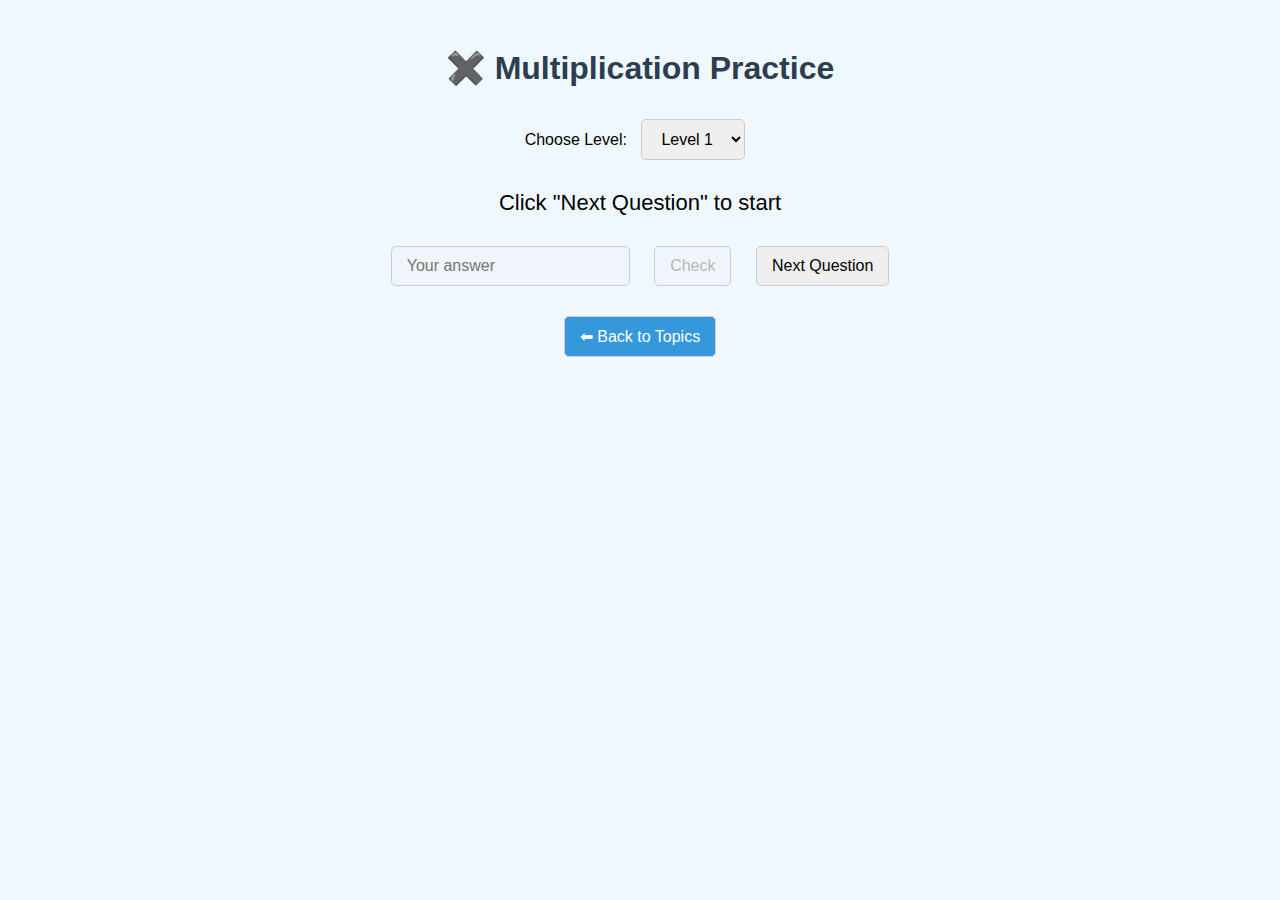
<file: multiplication.html>
<!DOCTYPE html>
<html lang="en">
<head>
  <meta charset="UTF-8">
  <meta name="viewport" content="width=device-width, initial-scale=1.0">
  <title>Subtraction Practice</title>
  <link rel="stylesheet" href="style.css">
</head>
<body>

  <h1>✖️ Multiplication Practice</h1>
  <label for="level">Choose Level:</label>
  <select id="level" onchange="setLevel()">
    <option value="1">Level 1</option>
    <option value="2">Level 2</option>
    <option value="3">Level 3</option>
    <option value="4">Level 4</option>
    <option value="5">Level 5</option>
    <option value="6">Level 6</option>
    <option value="7">Level 7</option>
    <option value="8">Level 8</option>
  </select>

  <div id="question">Click "Next Question" to start</div>

  <input type="number" id="answer" placeholder="Your answer" disabled>
  <button onclick="checkAnswer()" disabled id="checkBtn">Check</button>
  <button onclick="nextQuestion()">Next Question</button>

  <div id="feedback"></div>
  <div class="score" id="score"></div>
  <div class="final" id="finalScore"></div>
  <div id="timer" style="font-size:18px; margin-top:10px;"></div>
  <div id="points" style="font-size:20px; margin-top:10px; color:#16a085;"></div>
  
  <button class="back-btn" onclick="location.href='index.html'">⬅ Back to Topics</button>
  <script src="scripts.js"></script>
  <script>
    let num1, num2, correctAnswer;
    let rangeMin = 1, rangeMax = 10;
    let allowedMultipliers = [1, 10];
    let questionCount = 0, correctCount = 0, totalQuestions = 5;
    let timerInterval, startTime, elapsedTime = 0;
    let level = 0;

    function setLevel() {
      level = parseInt(document.getElementById('level').value);
      switch (level) {
        case 1:
          rangeMin = 1; rangeMax = 10;
          allowedMultipliers = [1, 10];
          break;
        case 2:
          rangeMin = 1; rangeMax = 20;
          allowedMultipliers = [1, 10, 100];
          break;
        case 3:
          rangeMin = 1; rangeMax = 50;
          allowedMultipliers = [1, 10, 100, 3, 5];
          break;
        case 4:
          rangeMin = 1; rangeMax = 100;
          allowedMultipliers = [1, 10, 100, 3, 5, 4, 6];
          break;
        case 5:
          rangeMin = 1; rangeMax = 500;
          allowedMultipliers = [1, 10, 100, 3, 5, 4, 6, 7, 8];
          break;
        case 6:
          rangeMin = 1; rangeMax = 1000;
          allowedMultipliers = [1, 10, 100, 3, 5, 4, 6, 7, 8, 9];
          break;
        case 7:
          rangeMin = 1; rangeMax = 5000;
          allowedMultipliers = [1, 10, 100, 3, 5, 4, 6, 7, 8, 9, 11];
          break;
        case 8:
          rangeMin = 1; rangeMax = 10000;
          allowedMultipliers = [1, 10, 100, 3, 5, 4, 6, 7, 8, 9, 11, 12];
          break;
      }
      resetQuiz();
      nextQuestion();
    }

    function nextQuestion() {
      handleQuizProgress

      num1 = Math.floor(Math.random() * (rangeMax - rangeMin + 1)) + rangeMin;
      num2 = allowedMultipliers[Math.floor(Math.random() * allowedMultipliers.length)];

      correctAnswer = num1 * num2;

      document.getElementById('question').innerText = `Q${questionCount + 1}: What is ${num1} × ${num2}?`;
      document.getElementById('answer').value = "";
      document.getElementById('feedback').innerText = "";
      document.getElementById('answer').disabled = false;
      document.getElementById('checkBtn').disabled = false;
    }

    function checkAnswer() {
      let userAnswer = parseInt(document.getElementById('answer').value);
      let feedback = document.getElementById('feedback');

      if (userAnswer === correctAnswer) {
        feedback.innerText = "✅ Correct!";
        feedback.className = "correct";
        correctCount++;
      } else {
        feedback.innerText = `❌ Wrong. Correct answer is ${correctAnswer}`;
        feedback.className = "wrong";
      }

      questionCount++;
      document.getElementById('score').innerText = `Score: ${correctCount}/${questionCount}`;
      document.getElementById('answer').disabled = true;
      document.getElementById('checkBtn').disabled = true;
    }
  </script>
</body>
</html>
</file>
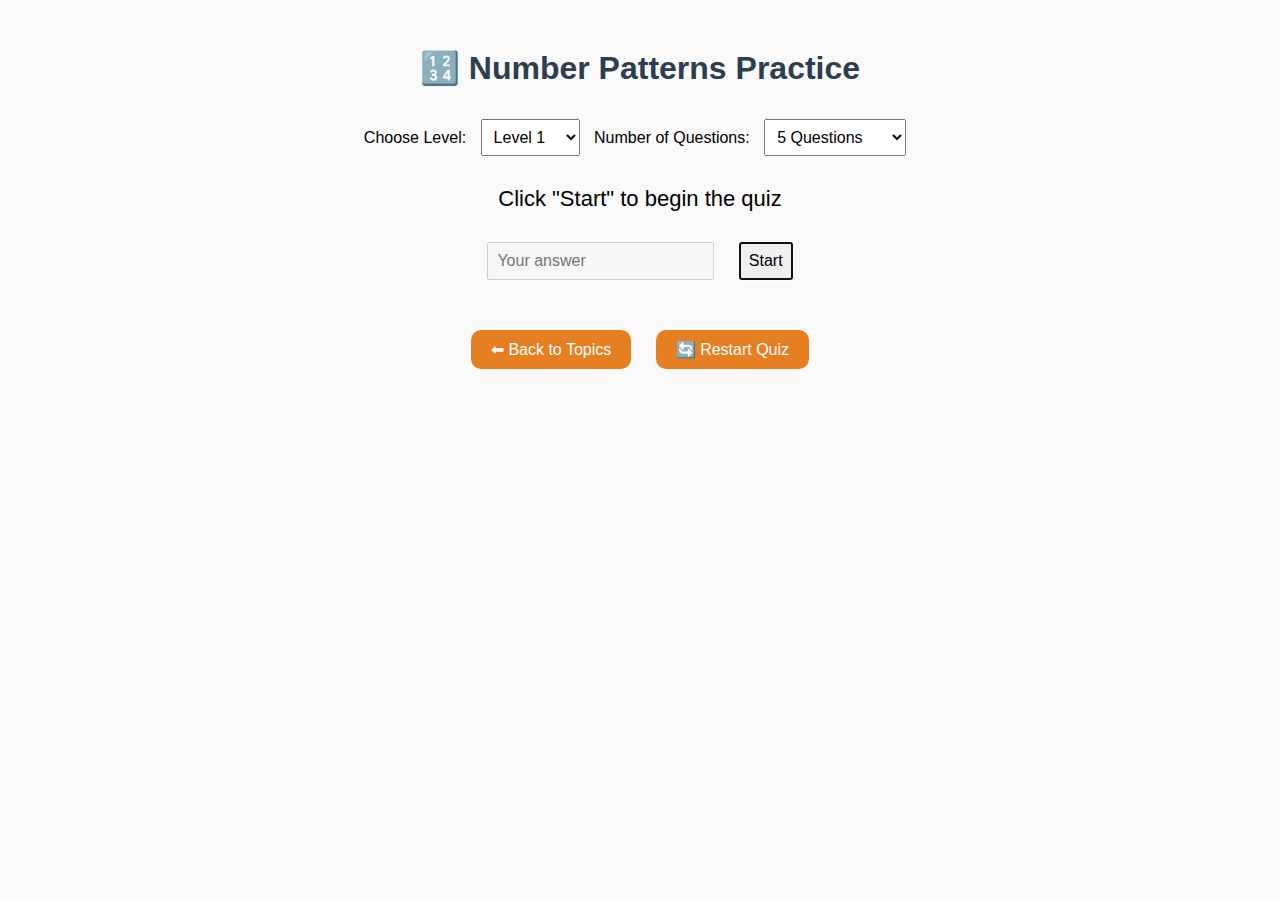
<file: numberPatterns.html>
<!DOCTYPE html>
<html lang="en">
<head>
  <meta charset="UTF-8">
  <meta name="viewport" content="width=device-width, initial-scale=1.0">
  <title>Number Patterns Practice</title>
  <style>
    body { font-family: Arial, sans-serif; text-align: center; padding: 20px; background: #f9f9f9; }
    h1 { color: #2c3e50; }
    select, input, button { margin: 10px; padding: 8px; font-size: 16px; }
    #question { font-size: 22px; margin: 20px 0; }
    #feedback { font-size: 20px; font-weight: bold; }
    .correct { color: green; }
    .wrong { color: red; }
    .score { font-size: 18px; margin-top: 15px; }
    .final { font-size: 22px; color: #8e44ad; margin-top: 20px; font-weight: bold; }
    .back-btn { margin-top: 20px; background: #e67e22; color: white; border: none; padding: 10px 20px; cursor: pointer; border-radius: 10px; }
    .back-btn:hover { background: #d35400; }
  </style>
</head>
<body>
  <h1>🔢 Number Patterns Practice</h1>
  
  <label for="level">Choose Level:</label>
  <select id="level" onchange="setLevel()">
    <option value="1">Level 1</option>
    <option value="2">Level 2</option>
    <option value="3">Level 3</option>
    <option value="4">Level 4</option>
    <option value="5">Level 5</option>
    <option value="6">Level 6</option>
    <option value="7">Level 7</option>
    <option value="8">Level 8</option>
    <option value="9">Level 9</option>
    <option value="10">Level 10</option>
  </select>
  
  <label for="questionCount">Number of Questions:</label>
  <select id="questionCount" onchange="setQuestionCount()">
    <option value="5">5 Questions</option>
    <option value="10">10 Questions</option>
    <option value="20">20 Questions</option>
    <option value="50">50 Questions</option>
    <option value="100">100 Questions</option>
  </select>
  
  <div id="quizActive">
    <div id="question">Click "Start" to begin the quiz</div>
    
    <input type="number" id="answer" placeholder="Your answer" disabled>
    <button onclick="toggleAction()" id="actionBtn">Start</button>
  </div>
  <div id="feedback"></div>
  <div class="score" id="score"></div>
  <div class="final" id="finalScore"></div>
  <div id="timer" style="font-size:18px; margin-top:10px;"></div>
  <div id="points" style="font-size:20px; margin-top:10px; color:#16a085;"></div>
  <button class="back-btn" onclick="location.href='index.html'">⬅ Back to Topics</button>
  <button class="back-btn" onclick="restartQuiz()">🔄 Restart Quiz</button>

  <script src="scripts.js"></script>
  <script>
    let base, correctAnswer;
    let questionCount = 0, correctCount = 0, totalQuestions = 5;
    let level = 1;
    let multiplier = 1;
    let isAnswerChecked = false; // Track if current answer has been checked
    let isQuizStarted = false; // Track if quiz has been started

    function setLevel() {
      level = parseInt(document.getElementById('level').value);
      resetQuiz();
      resetToStartState();
    }

    function setQuestionCount() {
      totalQuestions = parseInt(document.getElementById('questionCount').value);
      resetQuiz();
      resetToStartState();
    }

    function resetQuiz() {
      questionCount = 0;
      correctCount = 0;
      document.getElementById('score').innerText = "";
      document.getElementById('finalScore').innerText = "";
    }

    function nextQuestion() {
      // Only start timer on first question
      if (questionCount === 0) {
        startTimer();
      }
      
      handleQuizProgress();

      
      // Set multiplier based on level
      switch (level) {
        case 1: multiplier = 1; break;
        case 2: multiplier = 10; break;
        case 3: multiplier = 2; break;
        case 4: multiplier = 5; break;
        case 5: multiplier = 3; break;
        case 6: multiplier = 4; break;
        case 7: multiplier = 6; break;
        case 8: multiplier = 7; break;
        case 9: multiplier = 8; break;
        case 10: multiplier = 9; break;
        default: multiplier = 1; break;
      }

      // Pick a random base number between 1 and 10
      base = (Math.floor(Math.random() * 10) + 1) * multiplier;

      // Generate sequence of 3 numbers + missing one
      let seq = [base, base + multiplier, base + multiplier + multiplier];
      correctAnswer = seq[2] + multiplier;  // the missing value

      document.getElementById('question').innerText = `Q${questionCount + 1}: ${seq[0]}, ${seq[1]}, ${seq[2]}, __ ?`;
      document.getElementById('answer').value = "";
      document.getElementById('feedback').innerText = "";
      document.getElementById('answer').disabled = false;
      document.getElementById('actionBtn').innerText = "Check";
      document.getElementById('actionBtn').disabled = false;
      isAnswerChecked = false;
      
      // Focus on the input field for immediate typing
      setTimeout(() => {
        document.getElementById('answer').focus();
      }, 10);
    }

    function checkAnswer() {
      let userAnswer = parseInt(document.getElementById('answer').value);
      let feedback = document.getElementById('feedback');

      if (userAnswer === correctAnswer) {
        feedback.innerText = "✅ Correct!";
        feedback.className = "correct";
        correctCount++;
      } else {
        feedback.innerText = `❌ Wrong. Correct answer is ${correctAnswer}`;
        feedback.className = "wrong";
      }

      questionCount++;
      document.getElementById('score').innerText = `Score: ${correctCount}/${questionCount}`;
      document.getElementById('answer').disabled = true;
      document.getElementById('actionBtn').innerText = "Next Question";
      isAnswerChecked = true;
      
      // Check if quiz is complete and show certificate based on points
      if (questionCount >= totalQuestions) {
        // Stop the timer when quiz is complete
        stopTimer();
        document.getElementById('actionBtn').disabled = true;
        
        // Show final score and points
        let timeUsed = elapsedTime || 1;
        let level = parseInt(document.getElementById('level').value, 10);
        let points = Math.round((correctCount / timeUsed) * 100 * Math.sqrt(level));
        document.getElementById('finalScore').innerText = 
          `🎉 Quiz Finished! You got ${correctCount} out of ${totalQuestions} correct.`;
        document.getElementById('points').innerText = `Points: ${points}`;
        document.getElementById('quizActive').style.display = 'none';
        
        setTimeout(() => {
          if (points >= 50) { // Minimum threshold for any certificate
            showCertificate(points, correctCount, totalQuestions, level, elapsedTime);
          }
        }, 1000); // Small delay to let the final score display first
      }
    }

    function resetToStartState() {
      document.getElementById('question').innerText = `Click "Start" to begin the quiz`;
      document.getElementById('answer').value = "";
      document.getElementById('answer').disabled = true;
      document.getElementById('feedback').innerText = "";
      document.getElementById('actionBtn').innerText = "Start";
      document.getElementById('actionBtn').disabled = false;
      isAnswerChecked = false;
      isQuizStarted = false;
      
      // Focus the button so Enter key works
      const actionBtn = document.getElementById('actionBtn');
      if (actionBtn) {
        actionBtn.focus();
      }
    }

    function restartQuiz() {
      // Reset all quiz variables
      questionCount = 0;
      correctCount = 0;
      isAnswerChecked = false;
      isQuizStarted = false;
      
      // Reset the quiz using the existing resetQuiz function from scripts.js
      resetQuiz();
      
      // Reset to start state
      resetToStartState();
      
      // Show quiz area if it was hidden
      document.getElementById('quizActive').style.display = 'block';
    }

    function startQuiz() {
      isQuizStarted = true;
      nextQuestion();
    }

    function toggleAction() {
      if (!isQuizStarted) {
        startQuiz();
      } else if (isAnswerChecked) {
        nextQuestion();
      } else {
        checkAnswer();
      }
    }

    function handleEnterKey(event) {
      if (event.key === 'Enter') {
        event.preventDefault();
        const actionBtn = document.getElementById('actionBtn');
        if (actionBtn && !actionBtn.disabled) {
          toggleAction();
        }
      }
    }

    // Add global key listener when page loads
    document.addEventListener('keydown', handleEnterKey);
    
    // Focus the button when page loads so Enter key works immediately
    document.addEventListener('DOMContentLoaded', function() {
      const actionBtn = document.getElementById('actionBtn');
      if (actionBtn) {
        actionBtn.focus();
      }
    });
  </script>
</body>
</html>
</file>
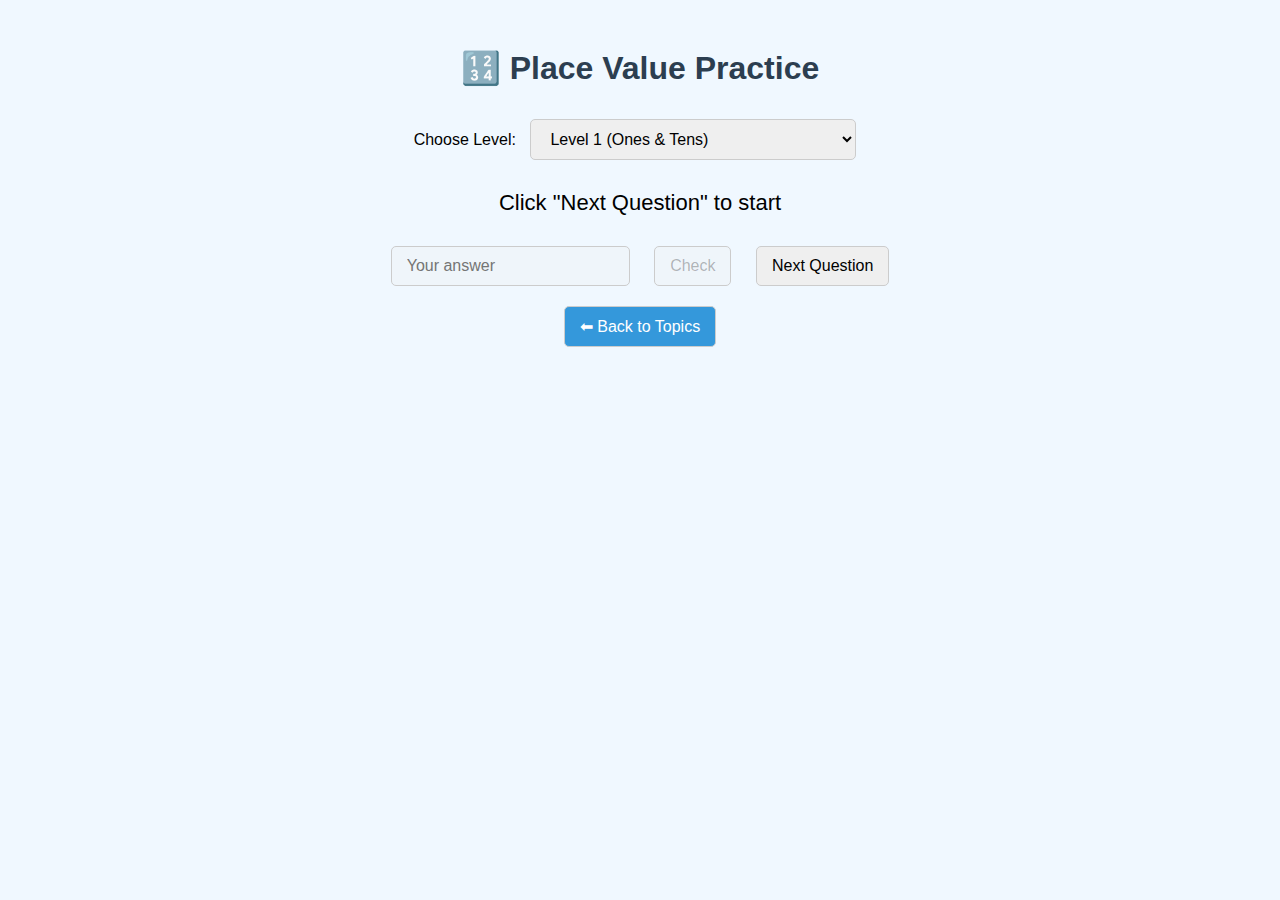
<file: placeValues.html>
<!DOCTYPE html>
<html lang="en">
<head>
  <meta charset="UTF-8">
  <meta name="viewport" content="width=device-width, initial-scale=1.0">
  <title>Place Value Practice</title>
  <link rel="stylesheet" href="style.css">
</head>
<body>
  <h1>🔢 Place Value Practice</h1>
  
  <label for="level">Choose Level:</label>
  <select id="level" onchange="setLevel()">
    <option value="1">Level 1 (Ones & Tens)</option>
    <option value="2">Level 2 (Hundreds)</option>
    <option value="3">Level 3 (Thousands & Tenths)</option>
    <option value="4">Level 4 (Ten-thousands & Hundredths)</option>
  </select>

  <div id="quizActive">
    <div id="question">Click "Next Question" to start</div>
    
    <input type="text" id="answer" placeholder="Your answer" disabled>
    <button onclick="checkAnswer()" disabled id="checkBtn">Check</button>
    <button onclick="nextQuestion()">Next Question</button>
  </div>

  <div id="feedback"></div>
  <div class="score" id="score"></div>
  <div class="final" id="finalScore"></div>

  <button class="back-btn" onclick="location.href='index.html'">⬅ Back to Topics</button>
  
  <script>
    let numberString, digits, correctAnswers;
    let questionCount = 0, correctCount = 0, totalQuestions = 5;
    let level = 0;
    let currentDigitIndex = 0; // which digit we are asking about

    function setLevel() {
      level = parseInt(document.getElementById('level').value);
      resetQuiz();
      nextQuestion();
    }

    function generateNumber() {
      switch (level) {
        case 1: return Math.floor(Math.random() * 90 + 10); // 2-digit
        case 2: return Math.floor(Math.random() * 900 + 100); // 3-digit
        case 3: 
          let intPart = Math.floor(Math.random() * 9000 + 1000); // 4-digit
          let decimalPart = (Math.floor(Math.random() * 9) / 10).toFixed(1); // tenths
          return intPart + decimalPart.slice(1);
        case 4:
          let intPart4 = Math.floor(Math.random() * 90000 + 10000); // 5-digit
          let decimalPart4 = (Math.floor(Math.random() * 90) / 100).toFixed(2); // hundredths
          return intPart4 + decimalPart4.slice(1);
      }
    }

    function placeValue(digit, position) {
      const powers = ["ones", "tens", "hundreds", "thousands", "ten-thousands"];
      if (position >= 0) {
        return digit * Math.pow(10, position);
      } else {
        return digit * Math.pow(10, position); // for decimals
      }
    }

    function nextQuestion() {
      if (currentDigitIndex === 0) {
        numberString = generateNumber().toString();
        digits = numberString.replace(".", "").split("").map(Number);
        correctAnswers = [];

        // Build correct answers based on each digit
        let pos = numberString.includes(".") 
          ? numberString.length - 1 - numberString.indexOf(".") // decimal positions
          : 0;

        let index = numberString.length - 1;
        for (let i = 0; i < numberString.length; i++) {
          if (numberString[i] === ".") continue;
          let exp = index - i;
          if (numberString.includes(".")) {
            exp = numberString.indexOf(".") - i - 1;
          }
          correctAnswers.push(placeValue(digits[i], exp));
        }
      }

      let digitChar = numberString.replace(".", "")[currentDigitIndex];
      document.getElementById('question').innerText =
        `Q${questionCount + 1}: Number is ${numberString}. What is the value of ${digitChar}?`;

      document.getElementById('answer').value = "";
      document.getElementById('feedback').innerText = "";
      document.getElementById('answer').disabled = false;
      document.getElementById('checkBtn').disabled = false;
    }

    function checkAnswer() {
      let userAnswer = document.getElementById('answer').value.trim();
      let feedback = document.getElementById('feedback');

      if (userAnswer == correctAnswers[currentDigitIndex]) {
        feedback.innerText = "✅ Correct!";
        feedback.className = "correct";
        correctCount++;
      } else {
        feedback.innerText = `❌ Wrong. Correct answer is ${correctAnswers[currentDigitIndex]}`;
        feedback.className = "wrong";
      }

      currentDigitIndex++;
      if (currentDigitIndex >= correctAnswers.length) {
        currentDigitIndex = 0;
        questionCount++;
      }

      document.getElementById('score').innerText = `Score: ${correctCount}/${questionCount}`;
      document.getElementById('answer').disabled = true;
      document.getElementById('checkBtn').disabled = true;
    }

    function resetQuiz() {
      questionCount = 0;
      correctCount = 0;
      currentDigitIndex = 0;
      document.getElementById('score').innerText = "";
      document.getElementById('finalScore').innerText = "";
    }
  </script>
</body>
</html>
</file>
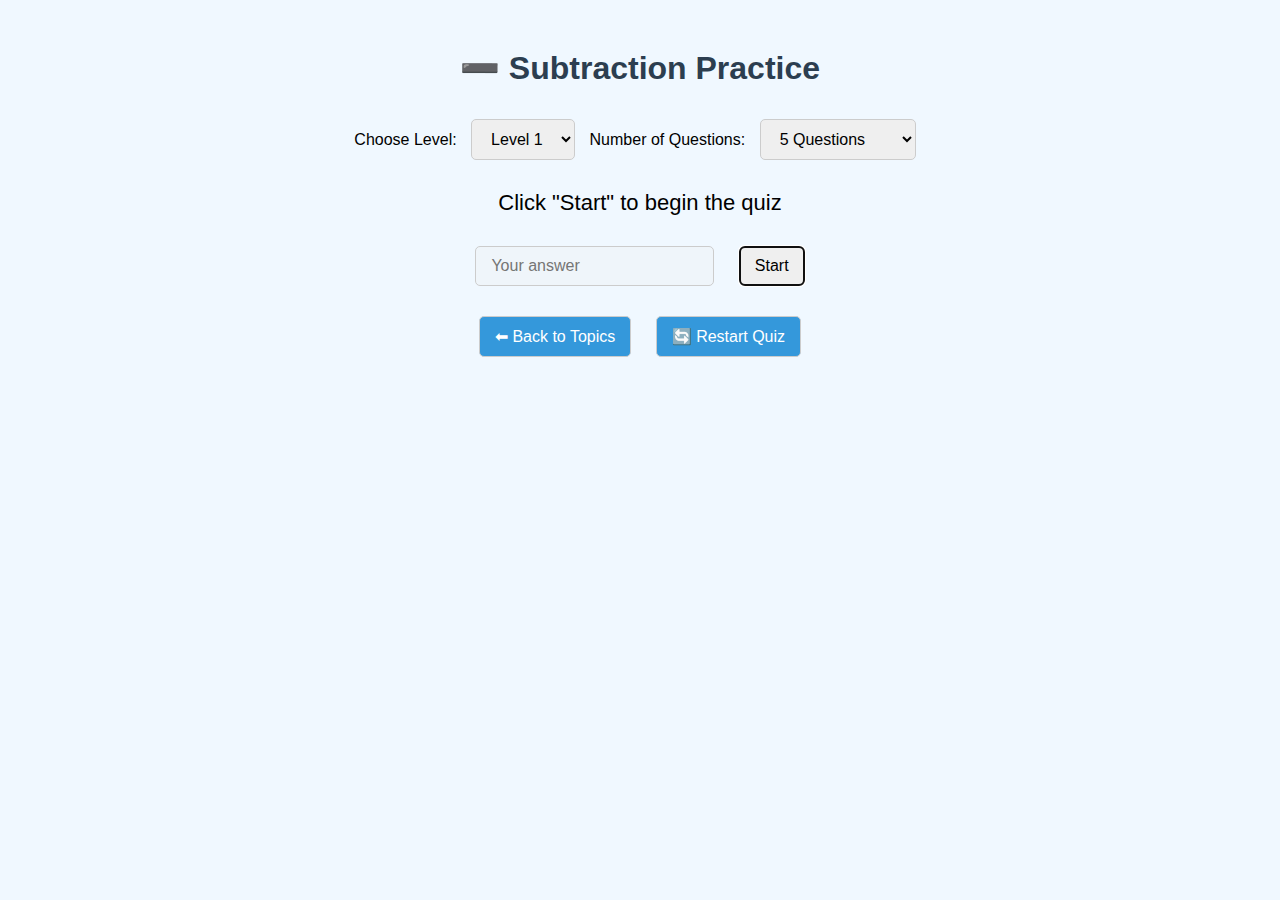
<file: subtraction.html>
<!DOCTYPE html>
<html lang="en">
<head>
  <meta charset="UTF-8">
  <meta name="viewport" content="width=device-width, initial-scale=1.0">
  <title>Subtraction Practice</title>
  <link rel="stylesheet" href="style.css">
</head>
<body>
  <h1>➖ Subtraction Practice</h1>
  
  <label for="level">Choose Level:</label>
  <select id="level" onchange="setLevel()">
    <option value="1">Level 1</option>
    <option value="2">Level 2</option>
    <option value="3">Level 3</option>
    <option value="4">Level 4</option>
    <option value="5">Level 5</option>
    <option value="6">Level 6</option>
    <option value="7">Level 7</option>
    <option value="8">Level 8</option>
  </select>
  
  <label for="questionCount">Number of Questions:</label>
  <select id="questionCount" onchange="setQuestionCount()">
    <option value="5">5 Questions</option>
    <option value="10">10 Questions</option>
    <option value="20">20 Questions</option>
    <option value="50">50 Questions</option>
    <option value="100">100 Questions</option>
  </select>
  <div id="quizActive">
    <div id="question">Click "Start" to begin the quiz</div>
    
    <input type="number" id="answer" placeholder="Your answer" disabled>
    <button onclick="toggleAction()" id="actionBtn">Start</button>
  </div>

  <div id="feedback"></div>
  <div class="score" id="score"></div>
  <div class="final" id="finalScore"></div>
  <div id="timer" style="font-size:18px; margin-top:10px;"></div>
  <div id="points" style="font-size:20px; margin-top:10px; color:#16a085;"></div>

  <button class="back-btn" onclick="location.href='index.html'">⬅ Back to Topics</button>
  <button class="back-btn" onclick="restartQuiz()">🔄 Restart Quiz</button>
  
  <script src="scripts.js"></script>
  <script>
    let num1, num2, correctAnswer;
    let rangeMin = 1, rangeMax = 10;
    let questionCount = 0, correctCount = 0, totalQuestions = 5;
    let timerInterval, elapsedTime = 0;
    let level = 0;
    let isAnswerChecked = false; // Track if current answer has been checked
    let isQuizStarted = false; // Track if quiz has been started

    function setLevel() {
      level = parseInt(document.getElementById('level').value);
      switch (level) {
        case 1: rangeMin = 1; rangeMax = 10; break;
        case 2: rangeMin = 1; rangeMax = 20; break;
        case 3: rangeMin = 1; rangeMax = 50; break;
        case 4: rangeMin = 1; rangeMax = 100; break;
        case 5: rangeMin = 1; rangeMax = 500; break;
        case 6: rangeMin = 1; rangeMax = 1000; break;
        case 7: rangeMin = 1; rangeMax = 5000; break;
        case 8: rangeMin = 1; rangeMax = 10000; break;
      }
      resetQuiz();
      resetToStartState();
    }

    function setQuestionCount() {
      totalQuestions = parseInt(document.getElementById('questionCount').value);
      resetQuiz();
      resetToStartState();
    }


    function nextQuestion() {
      // Only start timer on first question
      if (questionCount === 0) {
        startTimer();
      }
      
      // Generate new question
      num1 = Math.floor(Math.random() * (rangeMax - rangeMin + 1)) + rangeMin;
      num2 = Math.floor(Math.random() * (rangeMax - rangeMin + 1)) + rangeMin;

      // Ensure positive result
      if (num2 > num1) [num1, num2] = [num2, num1];

      correctAnswer = num1 - num2;

      document.getElementById('question').innerText = `Q${questionCount + 1}: What is ${num1} - ${num2}?`;
      document.getElementById('answer').value = "";
      document.getElementById('feedback').innerText = "";
      document.getElementById('answer').disabled = false;
      document.getElementById('actionBtn').innerText = "Check";
      document.getElementById('actionBtn').disabled = false;
      isAnswerChecked = false;
      
      // Focus on the input field for immediate typing
      setTimeout(() => {
        document.getElementById('answer').focus();
      }, 10);
    }

    function checkAnswer() {
      let userAnswer = parseInt(document.getElementById('answer').value);
      let feedback = document.getElementById('feedback');

      if (userAnswer === correctAnswer) {
        feedback.innerText = "✅ Correct!";
        feedback.className = "correct";
        correctCount++;
      } else {
        feedback.innerText = `❌ Wrong. Correct answer is ${correctAnswer}`;
        feedback.className = "wrong";
      }

      questionCount++;
      document.getElementById('score').innerText = `Score: ${correctCount}/${questionCount}`;
      document.getElementById('answer').disabled = true;
      document.getElementById('actionBtn').innerText = "Next Question";
      isAnswerChecked = true;
      
      // Check if quiz is complete and show certificate based on points
      if (questionCount >= totalQuestions) {
        // Stop the timer when quiz is complete
        stopTimer();
        document.getElementById('actionBtn').disabled = true;
        
        // Show final score and points
        let timeUsed = elapsedTime || 1;
        let level = parseInt(document.getElementById('level').value, 10);
        let points = Math.round((correctCount / timeUsed) * 100 * Math.sqrt(level));
        document.getElementById('finalScore').innerText = 
          `🎉 Quiz Finished! You got ${correctCount} out of ${totalQuestions} correct.`;
        document.getElementById('points').innerText = `Points: ${points}`;
        document.getElementById('quizActive').style.display = 'none';
        
        setTimeout(() => {
          if (points >= 50) { // Minimum threshold for any certificate
            showCertificate(points, correctCount, totalQuestions, level, elapsedTime);
          }
        }, 1000); // Small delay to let the final score display first
      }
    }

    function resetToStartState() {
      document.getElementById('question').innerText = `Click "Start" to begin the quiz`;
      document.getElementById('answer').value = "";
      document.getElementById('answer').disabled = true;
      document.getElementById('feedback').innerText = "";
      document.getElementById('actionBtn').innerText = "Start";
      document.getElementById('actionBtn').disabled = false;
      isAnswerChecked = false;
      isQuizStarted = false;
      
      // Focus the button so Enter key works
      const actionBtn = document.getElementById('actionBtn');
      if (actionBtn) {
        actionBtn.focus();
      }
    }

    function restartQuiz() {
      // Reset all quiz variables
      questionCount = 0;
      correctCount = 0;
      isAnswerChecked = false;
      isQuizStarted = false;
      
      // Reset the quiz using the existing resetQuiz function from scripts.js
      resetQuiz();
      
      // Reset to start state
      resetToStartState();
      
      // Show quiz area if it was hidden
      document.getElementById('quizActive').style.display = 'block';
    }

    function startQuiz() {
      isQuizStarted = true;
      nextQuestion();
    }

    function toggleAction() {
      if (!isQuizStarted) {
        startQuiz();
      } else if (isAnswerChecked) {
        nextQuestion();
      } else {
        checkAnswer();
      }
    }

    function handleEnterKey(event) {
      if (event.key === 'Enter') {
        event.preventDefault();
        const actionBtn = document.getElementById('actionBtn');
        if (actionBtn && !actionBtn.disabled) {
          toggleAction();
        }
      }
    }

    // Add global key listener when page loads
    document.addEventListener('keydown', handleEnterKey);
    
    // Focus the button when page loads so Enter key works immediately
    document.addEventListener('DOMContentLoaded', function() {
      const actionBtn = document.getElementById('actionBtn');
      if (actionBtn) {
        actionBtn.focus();
      }
    });
  </script>
</body>
</html>
</file>
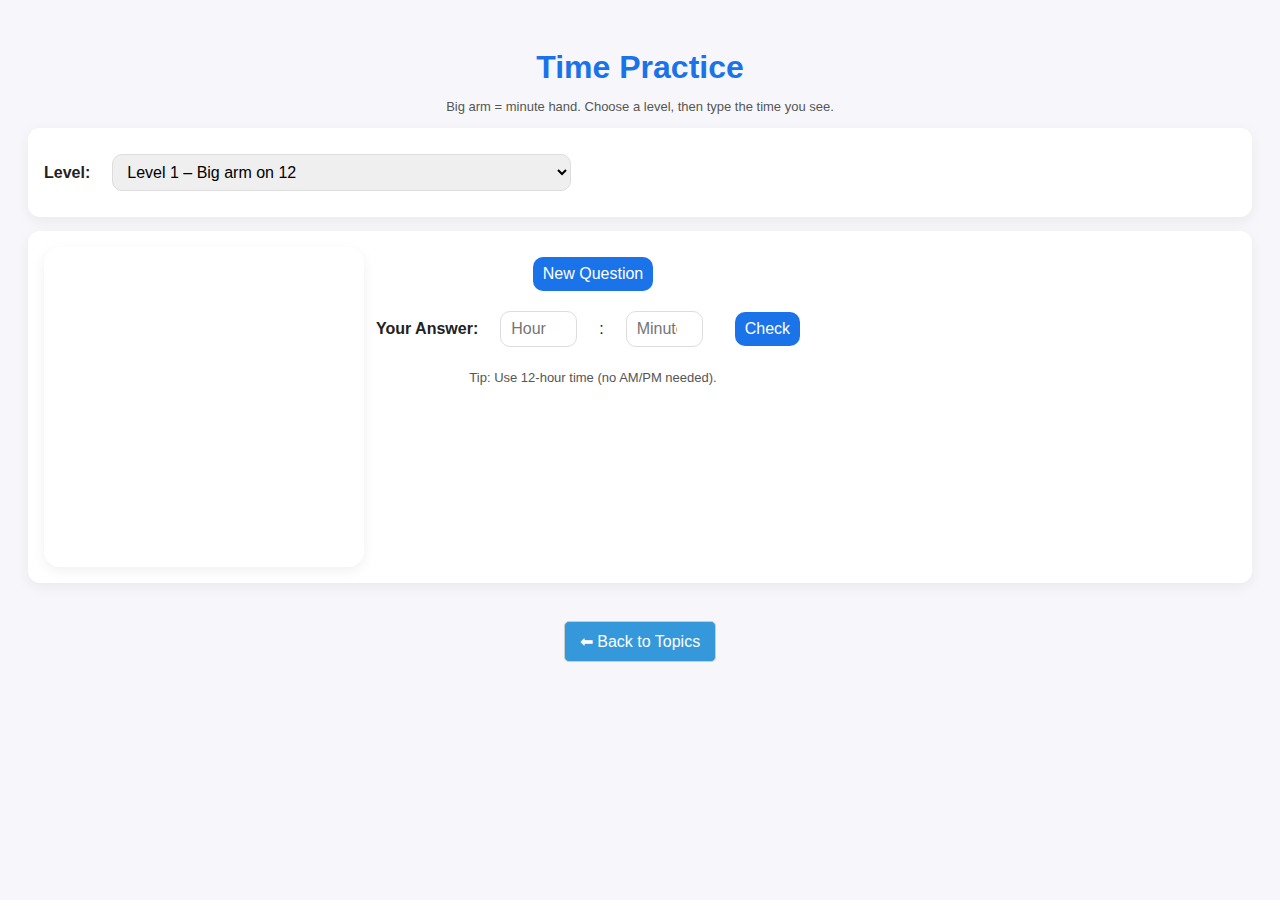
<file: time.html>
<!DOCTYPE html>
<html lang="en">
<head>
<meta charset="UTF-8" />
<meta name="viewport" content="width=device-width, initial-scale=1.0"/>
<title>Time Practice – Levels</title>
<link rel="stylesheet" href="style.css">
<style>
  :root { --brand: #1a73e8; }
  body { font-family: Arial, sans-serif; background:#f7f7fb; color:#222; padding:20px; }
  h1 { color: var(--brand); margin-bottom: 8px; }
  .controls, .panel { background:#fff; padding:16px; border-radius:12px; box-shadow: 0 4px 14px rgba(0,0,0,0.06); margin-top:14px; }
  .row { display:flex; flex-wrap: wrap; gap:12px; align-items:center; }
  label { font-weight: 600; }
  select, input, button { font-size:16px; padding:8px 10px; border:1px solid #ddd; border-radius:10px; }
  button { background: var(--brand); color:#fff; border:none; cursor:pointer; }
  button.secondary { background:#eee; color:#222; }
  button:disabled { opacity:.6; cursor:not-allowed; }
  .status { margin-top:10px; font-weight:700; }
  .correct { color:#0a8a34; }
  .wrong { color:#c62828; }
  canvas { background:#fff; border-radius:16px; box-shadow: 0 4px 14px rgba(0,0,0,0.06); }
  .hint { font-size: 13px; color:#555; }
</style>
</head>
<body>

<h1>Time Practice</h1>
<p class="hint">Big arm = minute hand. Choose a level, then type the time you see.</p>

<div class="controls">
  <div class="row">
    <label for="level">Level:</label>
    <select id="level">
      <option value="1" selected>Level 1 – Big arm on 12</option>
      <option value="2">Level 2 – Big arm on 6 or 12</option>
      <option value="3">Level 3 – Big arm on 3, 6, 9, 12</option>
      <option value="4">Level 4 – Big arm on any number (1–12, i.e., every 5 mins)</option>
      <option value="5">Level 5 – Big arm anywhere (0–59)</option>
    </select>

  </div>
</div>

<div class="panel">
  <div class="row" style="align-items:flex-start;">
    <canvas id="clock" width="320" height="320"></canvas>

    <div>
    <div>
        <button id="newQ">New Question</button>
    </div>
      <div class="row">
        <label for="hour">Your Answer:</label>
        <input id="hour" type="number" min="1" max="12" placeholder="Hour (1–12)" />
        :
        <input id="minute" type="number" min="0" max="59" placeholder="Minute (0–59)" />
        <button id="check">Check</button>
      </div>
      <div class="status" id="status"></div>
      <p class="hint">Tip: Use 12-hour time (no AM/PM needed).</p>
    </div>
  </div>
</div>
<div id="feedback"></div>
  <div class="score" id="score"></div>
  <div class="final" id="finalScore"></div>
  <div id="timer" style="font-size:18px; margin-top:10px;"></div>
  <div id="points" style="font-size:20px; margin-top:10px; color:#16a085;"></div>
  
  <br>
  <a href="index.html" class="back-btn">⬅ Back to Topics</a>
<script src="scripts.js"></script>
<script>
    let num1, num2, correctAnswer;
    let rangeMin = 1, rangeMax = 10;
    let allowedDividers = [1, 10];
    let questionCount = 0, correctCount = 0, totalQuestions = 5;
    let timerInterval, startTime, elapsedTime = 0;
    let level = 0;

/* ---------- Utilities ---------- */
function randInt(min, max) {
  return Math.floor(Math.random() * (max - min + 1)) + min;
}
function choice(arr){ return arr[Math.floor(Math.random()*arr.length)]; }

/* ---------- Level logic for minute hand ---------- */
function minutesForLevel(level){
  if (level === 1) return [0];                       // only 12
  if (level === 2) return [0, 30];                   // 12, 6
  if (level === 3) return [0, 15, 30, 45];           // 12, 3, 6, 9
  if (level === 4) return Array.from({length:12}, (_,i)=> i*5); // every 5 mins
  // level 5
  return Array.from({length:60}, (_,i)=> i);         // any minute
}

/* ---------- Clock drawing ---------- */
const canvas = document.getElementById('clock');
const ctx = canvas.getContext('2d');
const cx = canvas.width/2;
const cy = canvas.height/2;
const R = 140;

function drawClockFace(){
  ctx.clearRect(0,0,canvas.width,canvas.height);

  // Outer circle
  ctx.beginPath();
  ctx.arc(cx, cy, R, 0, Math.PI*2);
  ctx.fillStyle = "#fafafa";
  ctx.fill();
  ctx.lineWidth = 4;
  ctx.strokeStyle = "#222";
  ctx.stroke();

  // minute ticks
  for (let m=0;m<60;m++){
    const ang = (Math.PI/30)*m - Math.PI/2; // 0 min at top
    const inner = m%5===0 ? R-14 : R-8;
    ctx.beginPath();
    ctx.moveTo(cx + inner*Math.cos(ang), cy + inner*Math.sin(ang));
    ctx.lineTo(cx + (R-2)*Math.cos(ang), cy + (R-2)*Math.sin(ang));
    ctx.lineWidth = m%5===0 ? 3 : 1.5;
    ctx.strokeStyle = "#444";
    ctx.stroke();
  }

  // numbers 1..12
  ctx.fillStyle = "#111";
  ctx.font = "16px Arial";
  ctx.textAlign = "center";
  ctx.textBaseline = "middle";
  for (let n=1;n<=12;n++){
    const ang = (Math.PI/6)*n - Math.PI/2;
    const nr = R-32;
    ctx.fillText(String(n), cx + nr*Math.cos(ang), cy + nr*Math.sin(ang));
  }
}

function drawHand(angleRad, length, width, color="#111"){
  ctx.beginPath();
  ctx.lineWidth = width;
  ctx.lineCap = "round";
  ctx.strokeStyle = color;
  ctx.moveTo(cx, cy);
  ctx.lineTo(cx + length*Math.cos(angleRad), cy + length*Math.sin(angleRad));
  ctx.stroke();
}

function drawCenter(){
  ctx.beginPath();
  ctx.arc(cx, cy, 5, 0, Math.PI*2);
  ctx.fillStyle = "#111";
  ctx.fill();
}

/* ---------- Generate question & correct answer ---------- */
let current = { hour: 3, minute: 0 };

function generateQuestion(){
    handleQuizProgress
  level = parseInt(document.getElementById('level').value, 10);
  const minuteOptions = minutesForLevel(level);
  const minute = choice(minuteOptions);
  const hour = randInt(1, 12); // 1..12

  current = { hour, minute };
  drawCurrentClock();
  document.getElementById('status').textContent = "";
  document.getElementById('hour').value = "";
  document.getElementById('minute').value = "";
}

function drawCurrentClock(){
  drawClockFace();

  // Angles
  // Minute angle: 6° per minute
  const minAngleDeg = current.minute * 6;
  // Hour angle: 30° per hour + 0.5° per minute
  const hourAngleDeg = ((current.hour % 12) * 30) + (current.minute * 0.5);

  // Convert to canvas angle (0 at 3 o'clock → we want 12 o'clock at top)
  const toRad = deg => (deg - 90) * Math.PI / 180;

  // Draw hour hand (shorter/thicker)
  drawHand(toRad(hourAngleDeg), R*0.55, 6, "#222");
  // Draw minute hand (longer/thinner) — the BIG arm
  drawHand(toRad(minAngleDeg), R*0.82, 4, "#1a73e8");
  drawCenter();
}

/* ---------- Check answer ---------- */
function checkAnswer(){
  const hourIn = parseInt(document.getElementById('hour').value, 10);
  const minIn  = parseInt(document.getElementById('minute').value, 10);
  const status = document.getElementById('status');

  if (Number.isNaN(hourIn) || Number.isNaN(minIn)) {
    status.innerHTML = "Please enter both hour and minute.";
    status.className = "status wrong";
    return;
  }
  // Normalize hour to 1..12
  const normHourIn = ((hourIn - 1) % 12 + 12) % 12 + 1;

  const correctHour = current.hour % 12 === 0 ? 12 : current.hour % 12;
  const correctMin  = current.minute;

  const hourOK = normHourIn === correctHour;
  const minOK  = minIn === correctMin;

  if (hourOK && minOK){
    status.textContent = "✅ Correct!";
    status.className = "status correct";
    correctCount++;
  } else {
    status.innerHTML = `❌ Not quite. Correct answer: <b>${correctHour}:${String(correctMin).padStart(2,'0')}</b>`;
    status.className = "status wrong";
  }
  
      questionCount++;
      document.getElementById('score').innerText = `Score: ${correctCount}/${questionCount}`;
      document.getElementById('answer').disabled = true;
      document.getElementById('checkBtn').disabled = true;
}

/* ---------- Wire up ---------- */
document.getElementById('newQ').addEventListener('click', generateQuestion);
document.getElementById('check').addEventListener('click', checkAnswer);
document.getElementById('level').addEventListener('change', generateQuestion);

// First question
generateQuestion();
</script>

</body>
</html>
</file>
<file: style.css>
body {
  font-family: Arial, sans-serif;
  text-align: center;
  padding: 20px;
  background: #f0f8ff;
}
h1 {
  color: #2c3e50;
}
select, input, button, a {
  margin: 10px;
  padding: 10px 15px;
  font-size: 16px;
  border-radius: 5px;
  border: 1px solid #ccc;
}
#question {
  font-size: 22px;
  margin: 20px 0;
}
#feedback {
  font-size: 20px;
  font-weight: bold;
}
.correct { color: green; }
.wrong { color: red; }
.topics {
  margin-top: 30px;
}
.topic-btn, .back-btn {
  display: inline-block;
  background: #3498db;
  color: white;
  text-decoration: none;
  transition: background 0.3s;
}
.topic-btn:hover, .back-btn:hover {
  background: #2980b9;
}
</file>
